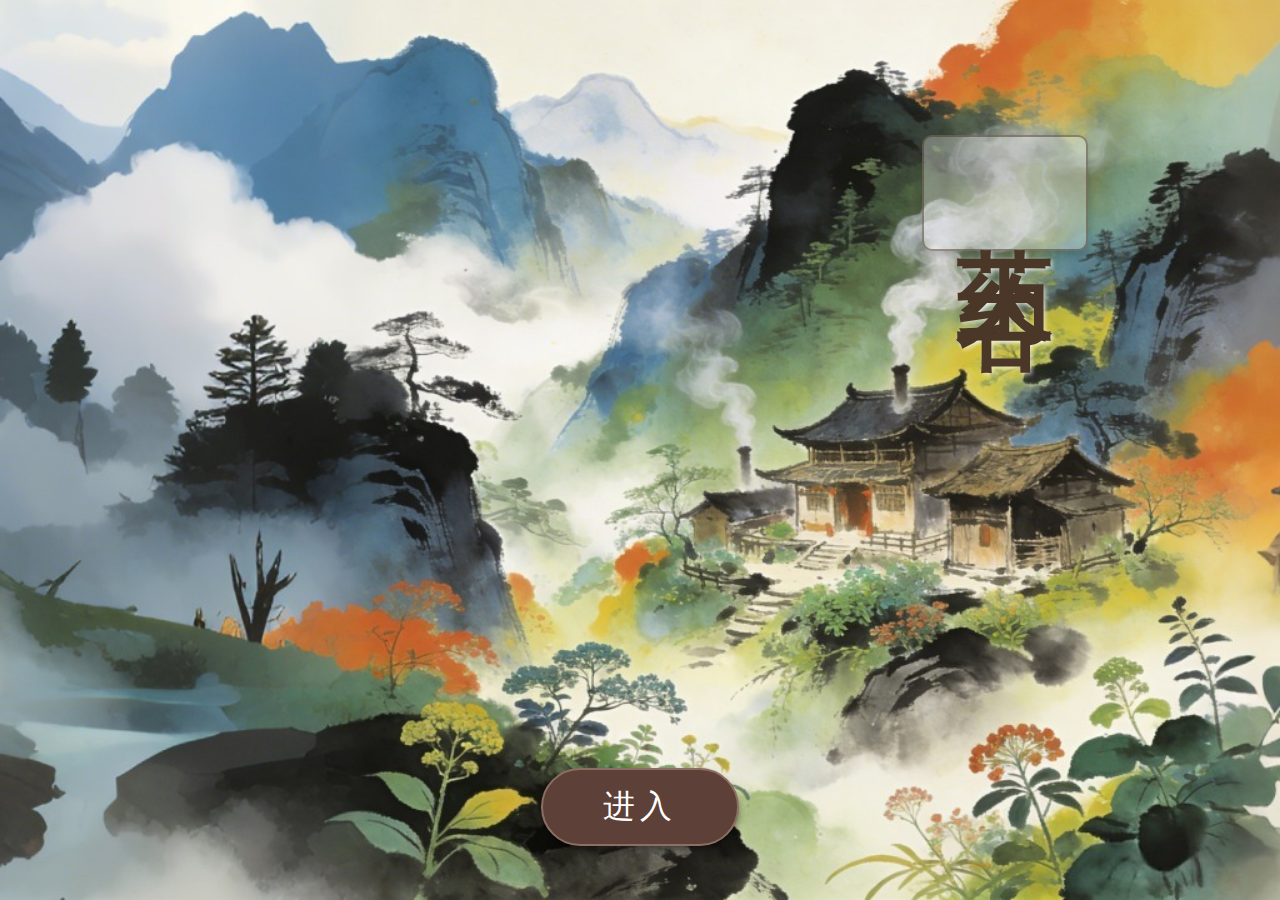
<file: index.html>
<!DOCTYPE html>
<html lang="zh-CN">
<head>
    <meta charset="UTF-8">
    <meta http-equiv="refresh" content="0;url=./public/Start/index.html">
    <title>Redirecting...</title>
</head>
<body>
    <script>
        window.location.href = "./public/Start/index.html";
    </script>
</body>
</html>
</file>
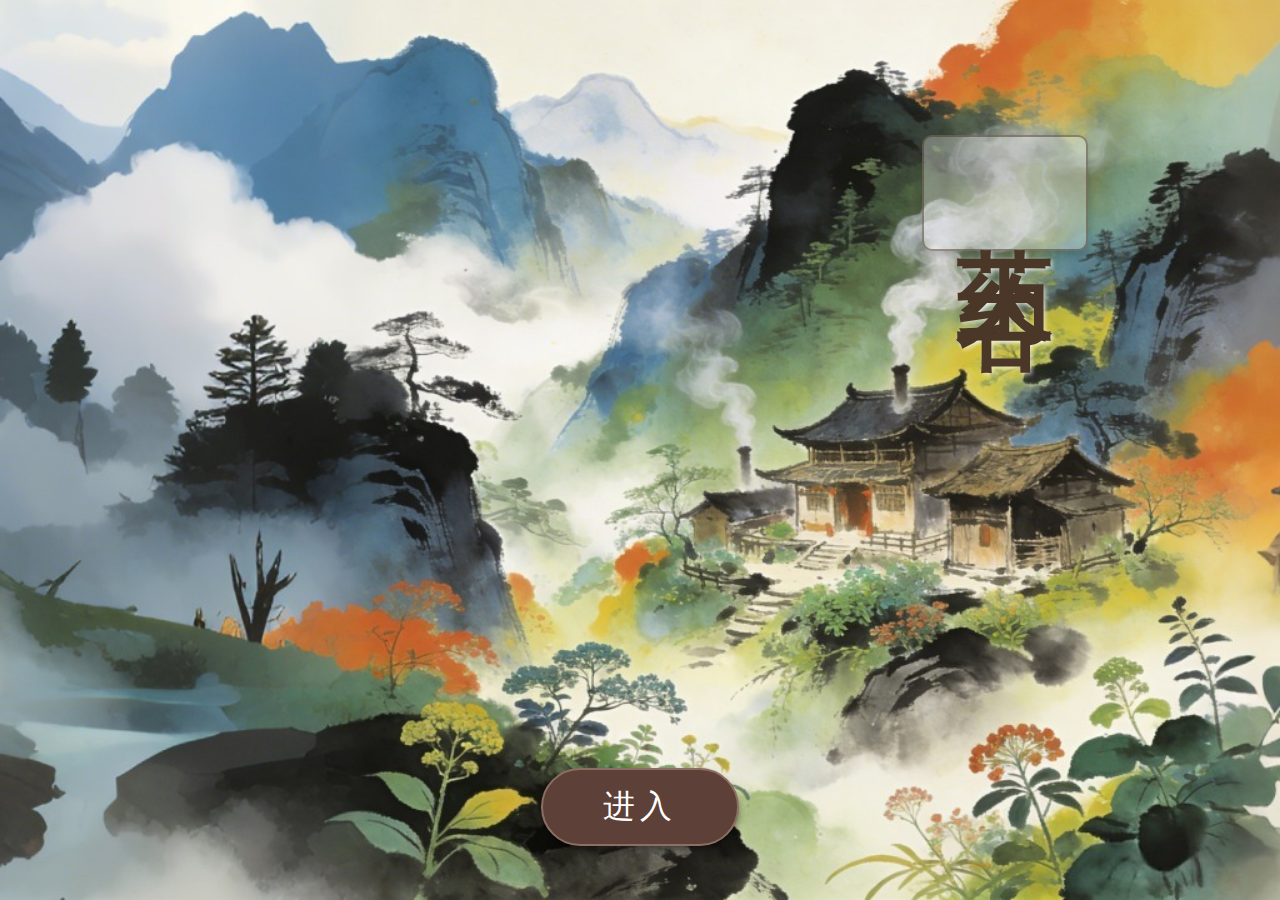
<file: public/Start/index.html>
<!DOCTYPE html>
<html lang="en">
<head>
    <meta charset="UTF-8">
    <meta name="viewport" content="width=device-width, initial-scale=1.0, maximum-scale=1.0, user-scalable=no">
    <title>真武汤·附子奇缘</title>
    <link rel="stylesheet" href="Start.css"></link>

</head>
<body>
    <div class="game-title">真武汤·附子奇缘</div>
    <div class="banner">药王谷</div>
    <a href="../A0/A0.html" class="enter-btn">进入</a>
</body>
</html>
</file>
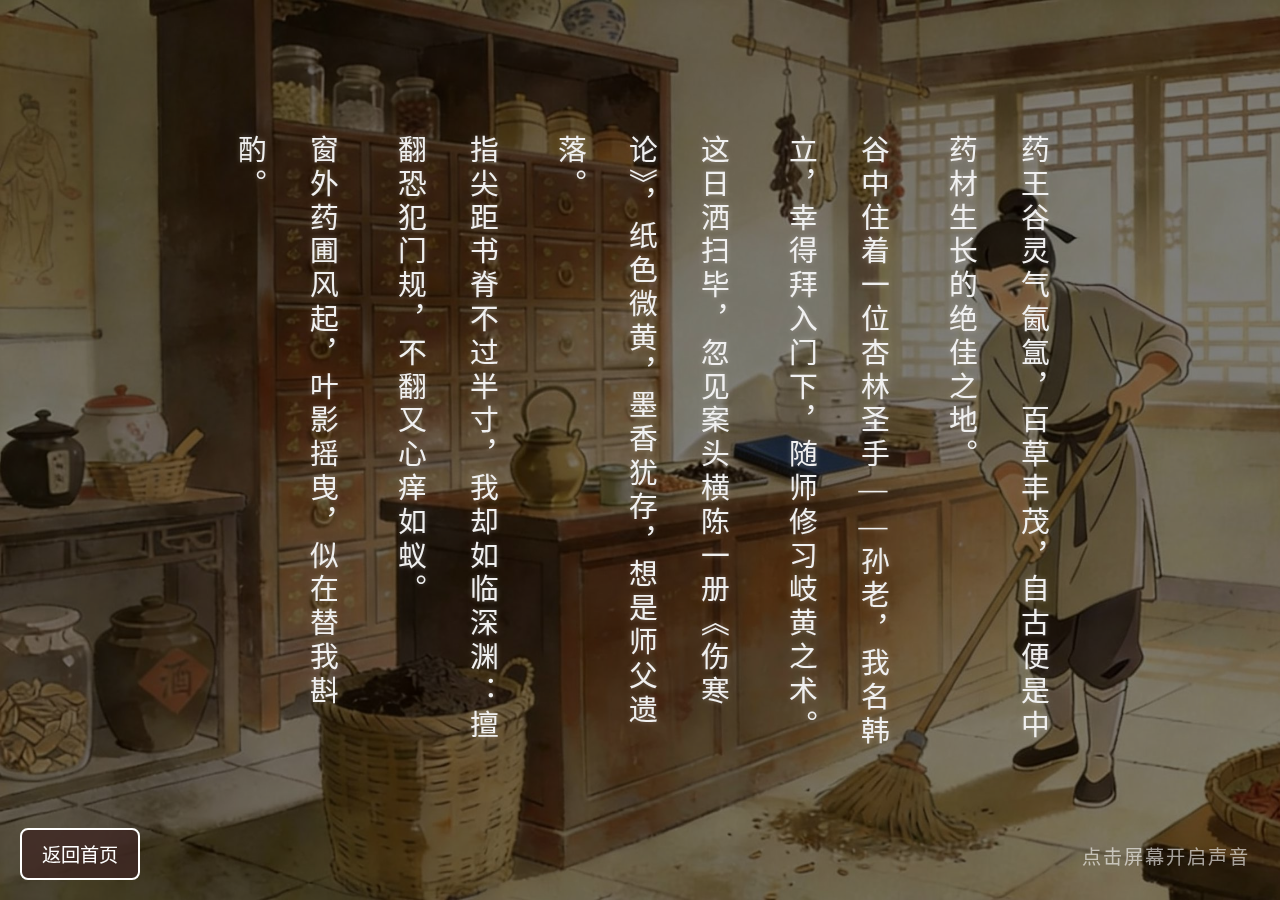
<file: public/A0/A0.html>
<!DOCTYPE html>
<html lang="zh-CN">
<head>
    <meta charset="UTF-8">
    <meta name="viewport" content="width=device-width, initial-scale=1.0, maximum-scale=1.0, user-scalable=no">
    <title>真武汤·附子奇缘</title>
    <link rel="stylesheet" href="A0.css"></link>

</head>
<body>
    <div class="intro-screen" onclick="handleIntroClick()">
        <div class="intro-text">
            <p>药王谷灵气氤氲，百草丰茂，自古便是中药材生长的绝佳之地。</p>
            <p>谷中住着一位杏林圣手——孙老，我名韩立，幸得拜入门下，随师修习岐黄之术。</p>
            <p>这日洒扫毕，忽见案头横陈一册《伤寒论》，纸色微黄，墨香犹存，想是师父遗落。</p>
            <p>指尖距书脊不过半寸，我却如临深渊：擅翻恐犯门规，不翻又心痒如蚁。</p>
            <p>窗外药圃风起，叶影摇曳，似在替我斟酌。</p>
        </div>
        <!-- Click anywhere to continue -->
        <div class="click-hint">点击任意处继续</div>
    </div>

    <div id="book-interaction" style="position: absolute; top: 0; left: 0; width: 100vw; height: 100vh; z-index: 10; cursor: pointer;" onclick="switchBackground()"></div>

    <!-- Full screen click area for reading scene -->
    <div id="read-scene-overlay" style="display: none; position: fixed; top: 0; left: 0; width: 100vw; height: 100vh; z-index: 99; cursor: pointer;" onclick="showNextScene()"></div>

    <div class="ancient-book-text" id="ancient-book-text" style="display: none; pointer-events: none;">
        <p>“太阳病，发汗，汗出不解，其人仍发热，心下悸，头眩，身瞤动，振振欲擗地者，<span class="highlight-red">真武汤</span>主之。”</p>
    </div>

    <!-- Removed continue-btn -->

    <div class="transition-screen" id="transition-screen" style="display: none;">
        <div class="transition-text">
            <p>正当我看得入神，耳边忽飘来一句带笑的调侃：</p>
            <p>“哟，这么勤奋，扫地还偷看书？”</p>
            <p>我猛地抬头——师父抱臂倚门，夕阳给他镀了层暖金，眼底映着摇曳药影，像两潭含风的深水。</p>
        </div>
    </div>

    <div class="dialog-container" id="dialog-container" style="display: none;">
        <!-- Removed apprentice-bubble per user request -->
        <!-- <div class="dialog-bubble apprentice-bubble">
            <p>师父，徒儿已经打扫完了，桌上有本书，在学习书中的真武汤。</p>
        </div> -->
        <div class="dialog-bubble master-bubble" style="display: none;">
            <p>“徒儿，欲习真武汤之精妙，必先通晓其君药附子。”</p>
            <p>“附子如猛虎，用当则回阳救逆，起死回生；用失则祸患无穷，伤及性命。今日，你需闯过七重考验，洞悉附子之性、用、毒、解、配，方能领悟真武汤真谛。准备好了吗？”</p>
        </div>

        <div class="ready-btn-container"><button class="ready-btn" id="ready-btn" style="display: none;" onclick="window.location.href='../A1/A1.html'">准备好了</button></div>
    </div>



    <!-- Book Icon Trigger -->
    <div class="book-icon" id="book-icon" onclick="showBookPopup()" style="display: none;">
        📖
    </div>

    <!-- Centered Book Popup -->
    <div class="book-popup-overlay" id="book-popup-overlay" onclick="closeBookPopup()" style="display: none;">
        <div class="ancient-book-popup" onclick="event.stopPropagation()">
            <div class="close-btn" onclick="closeBookPopup()">×</div>
            <div class="book-content">
                <p>“太阳病，发汗，汗出不解，其人仍发热，心下悸，头眩，身瞤动，振振欲擗地者，<span class="highlight-red">真武汤</span>主之。”</p>
                <p>“少阴病，二三日不已，至四五日，腹痛，小便不利，四肢沉重疼痛，自下利者，此为有水气。其人或咳，或小便利，或下利，或呕者，<span class="highlight-red">真武汤</span>主之。”</p>
            </div>
        </div>
    </div>

    <script>
        // Voice Selection Logic
        let selectedVoice = null;

        function initVoices() {
            return new Promise((resolve) => {
                let voices = window.speechSynthesis.getVoices();
                if (voices.length !== 0) {
                    resolve(voices);
                } else {
                    window.speechSynthesis.onvoiceschanged = () => {
                        voices = window.speechSynthesis.getVoices();
                        resolve(voices);
                    };
                }
            });
        }

        async function getPreferredVoice() {
            if (selectedVoice) return selectedVoice;

            const voices = await initVoices();
            // Try to find a Chinese voice
            const zhVoices = voices.filter(voice => voice.lang.includes('zh') || voice.lang.includes('CN'));
            
            if (zhVoices.length > 0) {
                // Try to find a voice that sounds more like a young man/boy (Youthful).
                // Often, higher pitch male voices or neutral female voices with adjusted pitch work well.
                // Windows: "Kangkang" is adult male. "Huihui" or "Yaoyao" are female but can simulate youth with pitch.
                // "Yunyang" (if available) is a male news reading voice, might be too formal.
                // Let's try to find a male voice first, but we will adjust pitch higher.
                const maleVoice = zhVoices.find(v => v.name.includes('Male') || v.name.includes('Kangkang') || v.name.includes('Danny'));
                
                selectedVoice = maleVoice || zhVoices.find(v => v.name.includes('Google')) || zhVoices[0];
            }
            
            return selectedVoice;
        }

        // Intro Speech Logic
        let currentAudio = null;
        let audioStarted = false;

        async function playIntroSpeech() {
            // Play the pre-recorded audio (voice1.mp3) which corresponds to intro-text
            const audioPath = '../../assets/voice/voice1.mp3';
            
            // Stop any existing audio/speech
            if (currentAudio) {
                currentAudio.pause();
                currentAudio = null;
            }
            if ('speechSynthesis' in window) {
                window.speechSynthesis.cancel();
            }

            // Create and play audio
            currentAudio = new Audio(audioPath);
            
            // Fallback to TTS if audio fails
            currentAudio.onerror = async () => {
                console.log("Audio file voice1.mp3 not found or error, falling back to TTS");
                const introText = "药王谷灵气氤氲，百草丰茂，自古便是中药材生长的绝佳之地。谷中住着一位杏林圣手——孙老，我名韩立，幸得拜入门下，随师修习岐黄之术。这日洒扫毕，忽见案头横陈一册《伤寒论》，纸色微黄，墨香犹存，想是师父遗落。指尖距书脊不过半寸，我却如临深渊：擅翻恐犯门规，不翻又心痒如蚁。窗外药圃风起，叶影摇曳，似在替我斟酌。";
                
                if ('speechSynthesis' in window) {
                    const utterance = new SpeechSynthesisUtterance(introText);
                    const voice = await getPreferredVoice();
                    if (voice) utterance.voice = voice;
                    
                    utterance.lang = 'zh-CN';
                    utterance.rate = 1.1; 
                    utterance.pitch = 1.3;
                    window.speechSynthesis.speak(utterance);
                    
                    // Assume TTS starts successfully
                    audioStarted = true;
                    document.querySelector('.click-hint').textContent = "点击任意处继续";
                }
            };

            try {
                await currentAudio.play();
                audioStarted = true;
                document.querySelector('.click-hint').textContent = "点击任意处继续";
            } catch (e) {
                if (e.name === 'NotAllowedError') {
                    // Autoplay blocked - expected behavior in some browsers
                    // Don't log error to avoid confusing the user
                    audioStarted = false;
                    document.querySelector('.click-hint').textContent = "点击屏幕开启声音";
                } else {
                    console.error("Audio play failed:", e);
                    // Other errors (e.g. format not supported), trigger onerror
                    // Trigger onerror manually if play fails immediately
                    currentAudio.onerror();
                }
            }
        }

        function handleIntroClick() {
            if (!audioStarted) {
                playIntroSpeech();
            } else {
                hideIntroScreen();
            }
        }

        function hideIntroScreen() {
            const introScreen = document.querySelector('.intro-screen');
            if (introScreen.style.display !== 'none') {
                introScreen.style.display = 'none';
                
                // Stop Audio if playing
                if (currentAudio) {
                    currentAudio.pause();
                    currentAudio = null;
                }
                
                // Stop TTS if playing
                if ('speechSynthesis' in window) {
                    window.speechSynthesis.cancel();
                }

                // Directly switch to read scene
                switchBackground();
            }
        }

        // Try to play speech on load
        window.onload = function() {
            playIntroSpeech();
        };

        function switchBackground() {
            document.body.style.backgroundImage = "url('../../assets/img/read.png')";
            document.getElementById('book-interaction').style.display = 'none';
            document.getElementById('ancient-book-text').style.display = 'block';
            document.getElementById('read-scene-overlay').style.display = 'block';
        }

        function showNextScene() {
            // Hide current elements
            document.getElementById('ancient-book-text').style.display = 'none';
            document.getElementById('read-scene-overlay').style.display = 'none';
            
            // Directly switch to meet scene
            document.body.style.backgroundImage = "url('../../assets/img/meet.png')";

            // Show Ready Button 3 seconds after meet scene loads
            setTimeout(() => {
                document.getElementById('ready-btn').style.display = 'block';
            }, 3000);
            
            // Show dialogs immediately upon entering meet scene
            document.getElementById('dialog-container').style.display = 'flex';
            document.querySelector('.master-bubble').style.display = 'block';

            // Stop previous audio/TTS
            if (currentAudio) {
                currentAudio.pause();
                currentAudio = null;
            }
            if ('speechSynthesis' in window) {
                window.speechSynthesis.cancel();
            }

            // Play voice2.mp3 (Narrator) first
            const voice2Path = '../../assets/voice/voice2.mp3';
            currentAudio = new Audio(voice2Path);
            
            // Show Book Icon
            document.getElementById('book-icon').style.display = 'flex';

            // When voice2 ends, play voice3 and show dialogs
            currentAudio.onended = () => {
                 playVoice3AndShowDialogs();
            };
            
            // Handle error (skip voice2 if fails)
            currentAudio.onerror = () => {
                console.log("voice2 failed, skipping to voice3");
                playVoice3AndShowDialogs();
            };

            currentAudio.play().catch(e => {
                console.error("Error playing voice2:", e);
                // If play fails (e.g. interaction policy), try to continue anyway or wait for user interaction? 
                // Since user just clicked, it should play. If not, we proceed.
                playVoice3AndShowDialogs();
            });
        }

        function playVoice3AndShowDialogs() {
             // Play voice3.mp3
             const voice3Path = '../../assets/voice/voice3.mp3';
             currentAudio = new Audio(voice3Path);
             currentAudio.play().catch(e => console.error("Error playing voice3:", e));
             
             // Dialogs are already shown in showNextScene
             
             // Sequence: Apprentice speaks (audio only) -> wait -> Master speaks
             // We keep the delay for the button to match the audio timing.
             
             setTimeout(() => {
                 // Master replies after 3 seconds (approximate duration of apprentice's part in voice3)
                 // Show Ready Button after master speaks
                 setTimeout(() => {
                    document.getElementById('ready-btn').style.display = 'block';
                 }, 2000);
             }, 3000); 
        }

        function showBookPopup() {
            document.getElementById('book-popup-overlay').style.display = 'flex';
        }

        function closeBookPopup() {
            document.getElementById('book-popup-overlay').style.display = 'none';
        }
    </script>
    <a class="back-btn" href="../Start/index.html">返回首页</a>
</body>
</html>
</file>
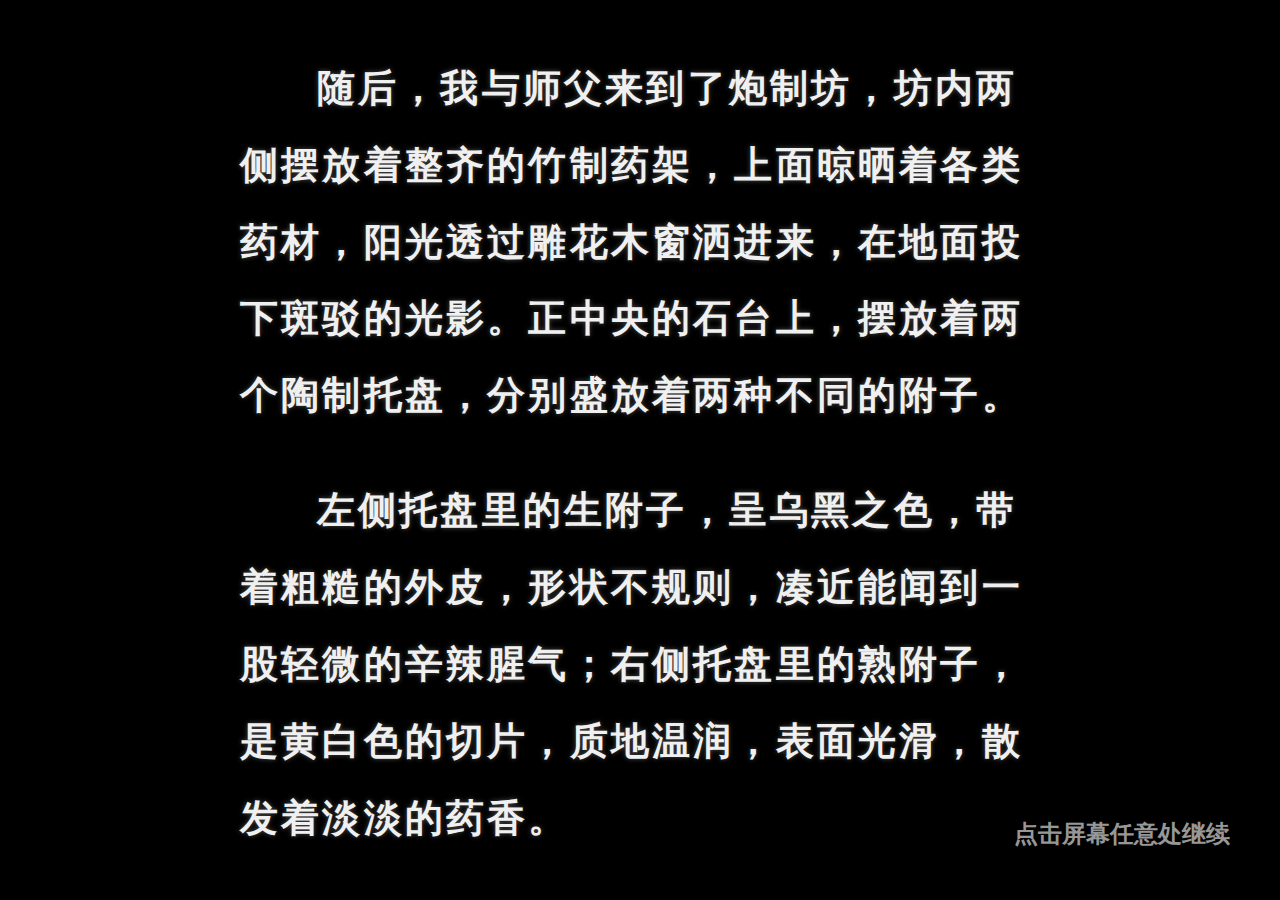
<file: public/A1/A1.html>
<!DOCTYPE html>
<html lang="en">
<head>
    <meta charset="UTF-8">
    <meta name="viewport" content="width=device-width, initial-scale=1.0">
    <title>真武汤·附子奇缘</title>
    <link rel="stylesheet" href="A1.css"></link>

</head>
<body>
    <div class="intro-screen" id="intro-screen" onclick="hideIntro()">
        <div class="intro-text">
            <p>随后，我与师父来到了炮制坊，坊内两侧摆放着整齐的竹制药架，上面晾晒着各类药材，阳光透过雕花木窗洒进来，在地面投下斑驳的光影。正中央的石台上，摆放着两个陶制托盘，分别盛放着两种不同的附子。</p>
            <p>左侧托盘里的生附子，呈乌黑之色，带着粗糙的外皮，形状不规则，凑近能闻到一股轻微的辛辣腥气；右侧托盘里的熟附子，是黄白色的切片，质地温润，表面光滑，散发着淡淡的药香。</p>
        </div>
        <div class="continue-hint">点击屏幕任意处继续</div>
    </div>

    <script>
        // Custom Cursor Logic
        document.addEventListener('mousemove', (e) => {
            const cursor = document.getElementById('custom-cursor');
            if (cursor) {
                // Only update horizontal position
                cursor.style.left = e.clientX + 'px';
                // Vertical position is handled by CSS (bottom: -20px)
            }
        });

        function hideIntro() {
            document.getElementById('intro-screen').style.display = 'none';
            document.getElementById('question-dialog').style.display = 'block';
            document.getElementById('game-toolbar').style.display = 'flex';
            document.getElementById('tray-arrows').style.display = 'block';
            document.getElementById('tray-click-areas').style.display = 'block';
            document.getElementById('custom-cursor').style.display = 'block';
        }

        function showBook() {
            document.getElementById('book-popup').style.display = 'flex';
        }

        function hideBook() {
            document.getElementById('book-popup').style.display = 'none';
        }

        function showHint() {
            document.getElementById('hint-popup').style.display = 'flex';
        }

        function hideHint() {
            document.getElementById('hint-popup').style.display = 'none';
        }

        let currentPage = 1;
        let totalPages = 1; // Initially only 1 page is available

        function selectTray(side) {
            console.log("Selected tray:", side);
            
            // Hide custom cursor on selection
            document.getElementById('custom-cursor').style.display = 'none';
            // Hide arrows
            document.getElementById('tray-arrows').style.display = 'none';

            const dialogContent = document.querySelector('#question-dialog .dialog-content p');
            const leftArea = document.querySelector('.area-left');
            const rightArea = document.querySelector('.area-right');

            // Apply visual feedback: Left flashes red, Right glows green
            leftArea.classList.add('flash-red');
            rightArea.classList.add('glow-green');

            // Unlock 2nd page in the book
            totalPages = 2;
            document.getElementById('book-pagination').style.display = 'flex';
            updatePagination();

            // Show continue button
            document.getElementById('continue-btn').style.display = 'block';

            if (side === 'left') {
                // Incorrect: 生附子
                dialogContent.textContent = "“非也！生附子毒性猛烈，多用于回阳救逆之急救。真武汤需久服，当用熟附子。”";
            } else {
                // Correct: 熟附子
                dialogContent.textContent = "“不错！熟附子经炮制，毒性大减，药性温煦持久，正合真武汤温阳利水之需。”";
            }
        }

        function changePage(direction) {
            const newPage = currentPage + direction;
            if (newPage >= 1 && newPage <= totalPages) {
                currentPage = newPage;
                updatePagination();
            }
        }

        function updatePagination() {
            // Hide all pages
            document.querySelectorAll('.book-page').forEach(page => page.style.display = 'none');
            // Show current page
            document.getElementById(`book-page-${currentPage}`).style.display = 'block';
            
            // Update page indicator
            document.getElementById('page-indicator').textContent = `${currentPage} / ${totalPages}`;
            
            // Update buttons
            document.getElementById('prev-btn').disabled = currentPage === 1;
            document.getElementById('next-btn').disabled = currentPage === totalPages;
        }

        function nextLevel() {
            const dialogContent = document.querySelector('#question-dialog .dialog-content p');
            dialogContent.textContent = "“你已经通过了第一关了，随为师去下一关吧”";
            document.getElementById('continue-btn').style.display = 'none'; // Optional: hide button after click

            // Wait 4 seconds then redirect
            setTimeout(() => {
                window.location.href = '../A2/A2.html';
            }, 4000);
        }
    </script>

    <!-- Custom Cursor -->
    <div id="custom-cursor"></div>

    <!-- Location Name -->
    <div class="level-name">关卡一.炮制之辨</div>
    <div class="location-name">炮制坊</div>

    <!-- Master's Question -->
    <div class="question-dialog" id="question-dialog" style="display: none;">
        <div class="dialog-content">
            <p>“徒儿，真武汤中所用之附子，是这生猛的生附子，还是这温煦的熟附子？”</p>
        </div>
    </div>

    <!-- Tray Arrows -->
    <div id="tray-arrows" style="display: none;">
        <div class="tray-arrow arrow-left"></div>
        <div class="tray-arrow arrow-right"></div>
    </div>

    <!-- Clickable Areas for Trays -->
    <div id="tray-click-areas" style="display: none;">
        <div class="tray-click-area area-left" onclick="selectTray('left')"></div>
        <div class="tray-click-area area-right" onclick="selectTray('right')"></div>
    </div>

    <!-- Right Toolbar -->
    <div class="game-toolbar" id="game-toolbar" style="display: none;">
        <div class="tool-item" onclick="showBook()" title="查看经文">
            📖
        </div>
        <div class="tool-item" onclick="showHint()" title="查看提示">
            🔍
        </div>
    </div>

    <!-- Book Popup -->
    <div class="popup-overlay" id="book-popup" style="display: none;" onclick="hideBook()">
        <div class="popup-content book-style" onclick="event.stopPropagation()">
            <div class="close-btn" onclick="hideBook()">×</div>
            <div class="book-pages">
                <!-- Page 1: Original Scripture -->
                <div class="book-page" id="book-page-1">
                    <div class="book-text">
                        <p>“太阳病，发汗，汗出不解，其人仍发热，心下悸，头眩，身瞤动，振振欲擗地者，<span class="highlight-red">真武汤</span>主之。”</p>
                        <p>“少阴病，二三日不已，至四五日，腹痛，小便不利，四肢沉重疼痛，自下利者，此为有水气。其人或咳，或小便利，或下利，或呕者，<span class="highlight-red">真武汤</span>主之。”</p>
                    </div>
                </div>
                <!-- Page 2: New Content (Hidden initially) -->
                <div class="book-page" id="book-page-2" style="display: none;">
                    <div class="book-text">
                        <p>生附子，呈乌黑之色，带着粗糙的外皮，形状不规则，凑近能闻到一股轻微的辛辣腥气；熟附子，是黄白色的切片，质地温润，表面光滑，散发着淡淡的药香。</p>
                        <p>生附子毒性猛烈，多用于回阳救逆之急救，不合适真武汤。熟附子经炮制，毒性大减，药性温煦持久，正合真武汤温阳利水之需。</p>
                    </div>
                </div>
            </div>
            <!-- Pagination Controls -->
            <div class="book-pagination" id="book-pagination" style="display: none;">
                <button class="page-btn" id="prev-btn" onclick="changePage(-1)" disabled>上一页</button>
                <span class="page-indicator" id="page-indicator">1 / 2</span>
                <button class="page-btn" id="next-btn" onclick="changePage(1)">下一页</button>
            </div>
        </div>
    </div>

    <!-- Hint Popup -->
    <div class="popup-overlay" id="hint-popup" style="display: none;" onclick="hideHint()">
        <div class="popup-content hint-style" onclick="event.stopPropagation()">
            <div class="close-btn" onclick="hideHint()">×</div>
            <div class="hint-text">
                <p>提示：左侧托盘里的生附子，呈乌黑之色，带着粗糙的外皮，形状不规则，凑近能闻到一股轻微的辛辣腥气；右侧托盘里的熟附子，是黄白色的切片，质地温润，表面光滑，散发着淡淡的药香。</p>
            </div>
        </div>
    </div>
    <!-- Continue Button -->
    <div id="continue-btn" class="continue-btn" onclick="nextLevel()" style="display: none;">继续</div>
</body>
</html>
</file>
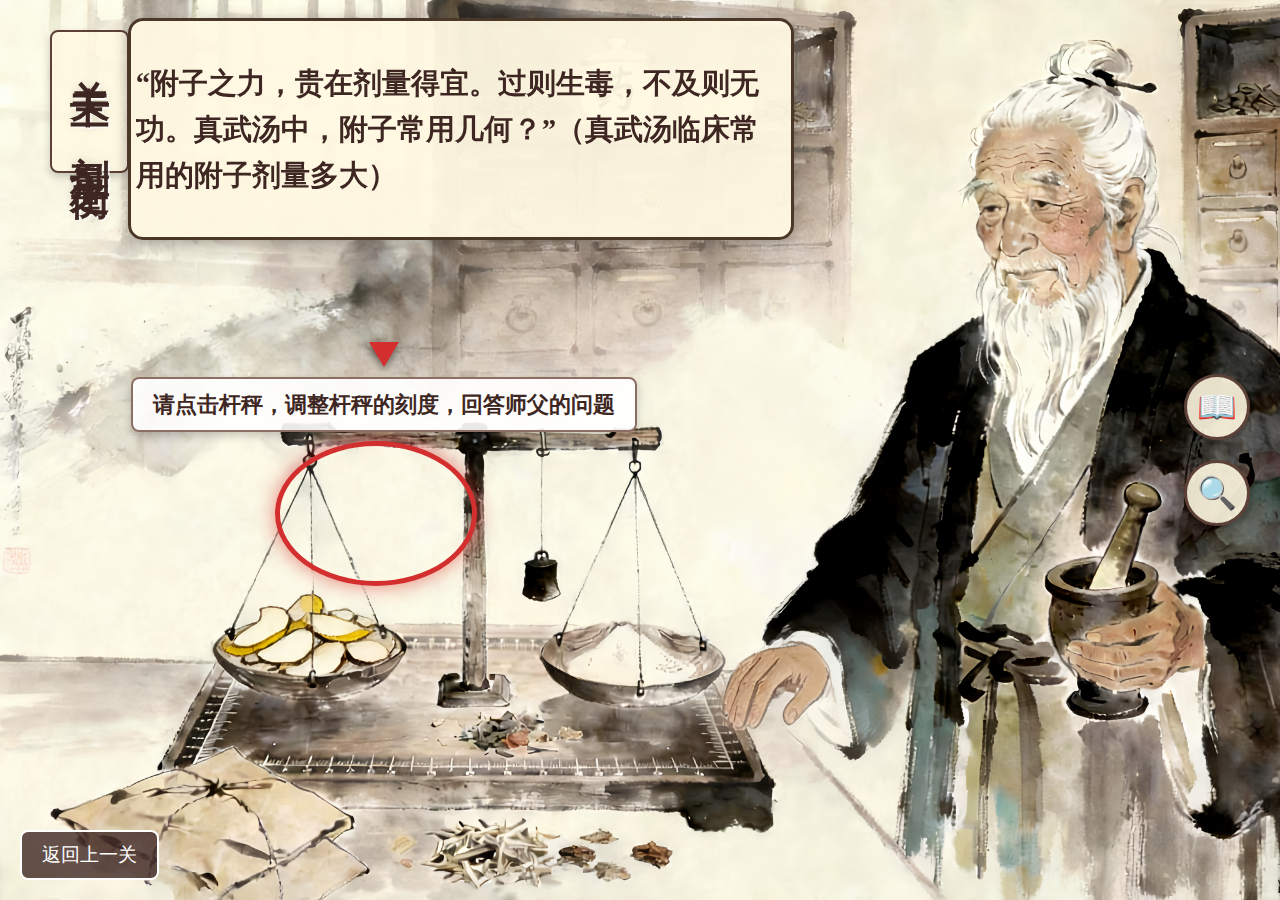
<file: public/A3/A3.html>
<!DOCTYPE html>
<html lang="en">
<head>
    <meta charset="UTF-8">
    <meta name="viewport" content="width=device-width, initial-scale=1.0, maximum-scale=1.0, user-scalable=no">
    <title>真武汤·附子奇缘</title>
    <link rel="stylesheet" href="A3.css"></link>
</head>
<body>
    <!-- Audio for page load -->
    <audio id="intro-voice" src="../../assets/voice/voice7.mp3" preload="auto"></audio>

    <!-- Level Name -->
    <div class="location-name">关卡三.剂量之衡</div>
    <!-- Location Name -->
    <!-- <div class="location-name">药秤台</div> -->

    <!-- Master's Question -->
    <div class="question-dialog" id="question-dialog">
        <div class="dialog-content">
            <p>“附子之力，贵在剂量得宜。过则生毒，不及则无功。真武汤中，附子常用几何？”（真武汤临床常用的附子剂量多大）</p>
        </div>
    </div>

    <!-- Scale Instruction -->
    <div class="scale-instruction">
        <div class="arrow-down"></div>
        <div class="instruction-text">请点击杆秤，调整杆秤的刻度，回答师父的问题</div>
    </div>
    
    <!-- Scale Click Area -->
    <div class="scale-click-area" onclick="showScalePopup()"></div>

    <!-- Scale Popup -->
    <div class="popup-overlay" id="scale-popup" style="display: none;" onclick="hideScalePopup()">
        <div class="popup-content scale-content" onclick="event.stopPropagation()">
            <div class="close-btn" onclick="hideScalePopup()">×</div>
            <h2>请拖动滑块选择附子剂量</h2>
            <div class="slider-container">
                <div class="ruler-marks">
                    <!-- 3 main ticks for the intervals -->
                    <div class="mark" style="left: 0%;"></div>
                    <div class="mark" style="left: 50%;"></div>
                    <div class="mark" style="left: 100%;"></div>
                </div>
                <div class="ruler-numbers">
                    <span style="left: 0%; transform: translateX(0);">小于3g</span>
                    <span style="left: 50%;">3~15g</span>
                    <span style="left: 100%; transform: translateX(-100%);">大于15g</span>
                </div>
                <!-- min=0, max=2, step=1 for 3 intervals -->
                <input type="range" min="0" max="2" step="1" value="0" class="slider" id="doseSlider" oninput="updateDoseValue(this.value)">
                <div class="dose-display"><span id="doseValue">小于3g</span></div>
            </div>
            
            <button class="confirm-btn" onclick="checkDose()">确 定</button>
        </div>
    </div>

    <!-- Right Toolbar -->
    <div class="game-toolbar">
        <div class="tool-item" onclick="showBook()" title="查看经文">
            📖
        </div>
        <div class="tool-item" onclick="showHint()" title="查看提示">
            🔍
        </div>
    </div>

    <!-- Next Level Button -->
    <button class="next-level-btn" id="next-level-btn" onclick="goToNextLevel()">下一关</button>

    <!-- Book Popup -->
    <div class="popup-overlay" id="book-popup" style="display: none;" onclick="hideBook()">
        <div class="popup-content book-style" onclick="event.stopPropagation()">
            <div class="close-btn" onclick="hideBook()">×</div>
            <div class="book-pages">
                <!-- Page 1: Scripture -->
                <div class="book-page" id="book-page-1">
                    <div class="book-text">
                        <p>“太阳病，发汗，汗出不解，其人仍发热，心下悸，头眩，身瞤动，振振欲擗地者，<span class="highlight-red">真武汤</span>主之。”</p>
                        <p>“少阴病，二三日不已，至四五日，腹痛，小便不利，四肢沉重疼痛，自下利者，此为有水气。其人或咳，或小便利，或下利，或呕者，<span class="highlight-red">真武汤</span>主之。”</p>
                    </div>
                </div>
                <!-- Page 2: A1 Content -->
                <div class="book-page" id="book-page-2" style="display: none;">
                    <div class="book-text">
                        <p>生附子，呈乌黑之色，带着粗糙的外皮，形状不规则，凑近能闻到一股轻微的辛辣腥气；熟附子，是黄白色的切片，质地温润，表面光滑，散发着淡淡的药香。</p>
                        <p>生附子毒性猛烈，多用于回阳救逆之急救，不合适真武汤。熟附子经炮制，毒性大减，药性温煦持久，正合真武汤温阳利水之需。</p>
                    </div>
                </div>
                <!-- Page 3: A2 Content -->
                <div class="book-page" id="book-page-3" style="display: none;">
                    <div class="book-text">
                        <p>生附子回阳救逆，熟附子温补命门，二者各有所长</p>
                    </div>
                </div>
                <!-- Page 4: A3 Content -->
                <div class="book-page" id="book-page-4" style="display: none;">
                    <div class="book-text">
                        <p>附子3g以下恐难奏效，15g以上风险陡增，非经验丰富者不可轻用。约合今之3至15克。</p>
                        <p>炮制得法，剂量适中，方能回阳救逆而不伤正。然需谨记，具体用量须遵医嘱，因人、因证而异。</p>
                    </div>
                </div>
            </div>
            <!-- Pagination Controls -->
            <div class="book-pagination" id="book-pagination" style="display: flex;">
                <button class="page-btn" id="prev-btn" onclick="changePage(-1)" disabled>上一页</button>
                <span class="page-indicator" id="page-indicator">1 / 4</span>
                <button class="page-btn" id="next-btn" onclick="changePage(1)">下一页</button>
            </div>
        </div>
    </div>

    <script>
        // Play audio on load
        window.addEventListener('load', function() {
            const audio = document.getElementById('intro-voice');
            if(audio) {
                audio.play().catch(function(error) {
                    console.log("Autoplay prevented:", error);
                    // If autoplay is blocked, play on first user interaction
                    document.body.addEventListener('click', function() {
                        audio.play();
                    }, { once: true });
                });
            }
        });

        let currentPage = 1;
        let totalPages = 4;

        function showBook() {
            document.getElementById('book-popup').style.display = 'flex';
        }

        function hideBook() {
            document.getElementById('book-popup').style.display = 'none';
        }

        function changePage(direction) {
            const newPage = currentPage + direction;
            if (newPage >= 1 && newPage <= totalPages) {
                currentPage = newPage;
                updatePagination();
            }
        }

        function updatePagination() {
            document.querySelectorAll('.book-page').forEach(page => page.style.display = 'none');
            document.getElementById(`book-page-${currentPage}`).style.display = 'block';
            document.getElementById('page-indicator').textContent = `${currentPage} / ${totalPages}`;
            document.getElementById('prev-btn').disabled = currentPage === 1;
            document.getElementById('next-btn').disabled = currentPage === totalPages;
        }

        function showHint() {
            alert("提示：回顾师父的教诲。");
        }

        function showScalePopup() {
            document.getElementById('scale-popup').style.display = 'flex';
            // Hide instruction when clicked
            document.querySelector('.scale-instruction').style.display = 'none';
            // Initialize dose display position and calculation
            const slider = document.getElementById('doseSlider');
            if(slider) {
                updateDoseValue(slider.value);
            }
        }

        function hideScalePopup() {
            document.getElementById('scale-popup').style.display = 'none';
        }
        
        function updateDoseValue(val) {
            updateTotalCalculation();
        }

        function updateTotalCalculation() {
            const sliderVal = parseInt(document.getElementById('doseSlider').value);
            // sliderVal: 0 -> <3g, 1 -> 3-15g, 2 -> >15g
            
            let text = "";
            let percent = 0;
            
            if (sliderVal === 0) {
                text = "小于3g";
                percent = 0; // Match tick position
            } else if (sliderVal === 1) {
                text = "3~15g";
                percent = 50;
            } else {
                text = "大于15g";
                percent = 100;
            }

            // Update Text
            const displayEl = document.getElementById('doseValue');
            if(displayEl) {
                displayEl.textContent = text;
            }

            // Update Bubble Position based on PERCENT
            const bubble = document.querySelector('.dose-display');
            if(bubble) {
                // The bubble has transform: translateX(-50%) in CSS
                // So setting left to the percentage centers it over that point
                bubble.style.left = `${percent}%`;
                bubble.style.backgroundColor = "#2c1810";
                bubble.title = "";
            }
        }

        function checkDose() {
            const sliderVal = parseInt(document.getElementById('doseSlider').value);
            
            const dialogContent = document.querySelector('#question-dialog .dialog-content p');
            const instructionEl = document.querySelector('.scale-instruction');
            const instructionText = document.querySelector('.instruction-text');
            
            // 0: <3g, 1: 3-15g (Correct), 2: >15g
            if (sliderVal === 1) {
                // Correct range (Medium)
                dialogContent.textContent = "“善！此乃安全有效之范围，约合今之3至15克。炮制得法，剂量适中，方能回阳救逆而不伤正。然需谨记，具体用量须遵医嘱，因人、因证而异。”";
                hideScalePopup();
                // Show next level button
                document.getElementById('next-level-btn').style.display = 'block';
            } else {
                let msg = "";
                let currentRange = "";
                
                if (sliderVal === 0) {
                    msg = "“剂量过轻！3g以下恐难奏效，难以回阳救逆。”";
                    currentRange = "小于3g";
                } else { // sliderVal === 2
                    msg = "“剂量过重！15g以上风险陡增，非经验丰富者不可轻用。”";
                    currentRange = "大于15g";
                }
                
                dialogContent.textContent = `${msg} 当前选择${currentRange}，常规应在3-15g之间谨慎调整。`;
                hideScalePopup();
                
                // Show instruction again with error message
                if(instructionEl && instructionText) {
                    instructionEl.style.display = 'flex';
                    instructionText.textContent = "剂量不当，请调整";
                }
            }
        }

        function goToNextLevel() {
            window.location.href = '../A4/A4.html';
        }
    </script>
    <a class="back-btn" href="../A2/A2.html">返回上一关</a>
</body>
</html>
</file>
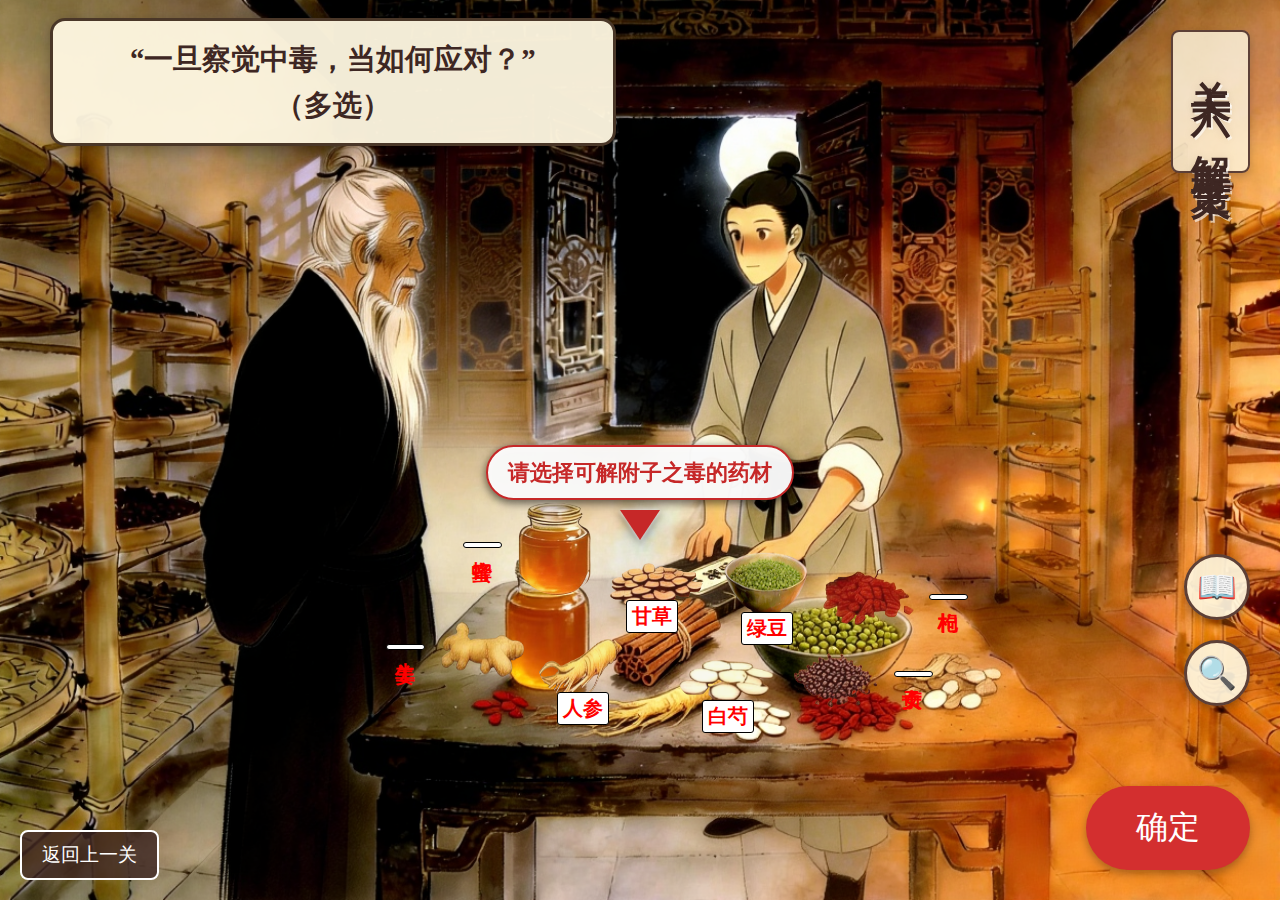
<file: public/A6/A6.html>
<!DOCTYPE html>
<html lang="en">
<head>
    <meta charset="UTF-8">
    <meta name="viewport" content="width=device-width, initial-scale=1.0, maximum-scale=1.0, user-scalable=no">
    <title>真武汤·附子奇缘</title>
    <link rel="stylesheet" href="A6.css">
</head>
<body>
    <!-- Audio -->
    <audio id="intro-voice" src="../../assets/voice/voice10.mp3" preload="auto"></audio>

    <!-- Level Name -->
    <!-- Location Name -->
    <div class="location-name">关卡六.解毒之策</div>

    <!-- Master's Question -->
    <div class="question-dialog" id="question-dialog">
        <div class="dialog-content">
            <p>“一旦察觉中毒，当如何应对？”<br>（多选）</p>
        </div>
    </div>

    <!-- Table Hint Arrow -->
    <div class="table-hint-container">
        <div class="hint-text">请选择可解附子之毒的药材</div>
        <div class="arrow-down"></div>
    </div>

    <!-- Herb Options (7 circles) -->
    <div class="herbs-container">
        <div class="herb-circle" id="herb-1" onclick="selectHerb(1)"><span class="herb-label">蜂蜜</span></div>
        <div class="herb-circle" id="herb-2" onclick="selectHerb(2)"><span class="herb-label">甘草</span></div>
        <div class="herb-circle" id="herb-3" onclick="selectHerb(3)"><span class="herb-label">白芍</span></div>
        <div class="herb-circle" id="herb-4" onclick="selectHerb(4)"><span class="herb-label">人参</span></div>
        <div class="herb-circle" id="herb-5" onclick="selectHerb(5)"><span class="herb-label">枸杞</span></div>
        <div class="herb-circle" id="herb-6" onclick="selectHerb(6)"><span class="herb-label">女贞子</span></div>
        <div class="herb-circle" id="herb-7" onclick="selectHerb(7)"><span class="herb-label">绿豆</span></div>
        <div class="herb-circle" id="herb-8" onclick="selectHerb(8)"><span class="herb-label">生姜</span></div>
    </div>

    <!-- Confirm Button (Right of Table) -->
    <button class="confirm-selection-btn" onclick="checkHerbs()">确定</button>

    <!-- Next Level Button -->
    <button class="next-level-btn" id="next-level-btn" onclick="goToNextLevel()" style="display: none;">最后一关</button>

    <!-- Right Toolbar -->
    <div class="game-toolbar">
        <div class="tool-item" onclick="showBook()" title="查看经文">
            📖
        </div>
        <div class="tool-item" onclick="showHint()" title="查看提示">
            🔍
        </div>
    </div>

    <!-- Book Popup -->
    <div class="popup-overlay" id="book-popup" style="display: none;" onclick="hideBook()">
        <div class="popup-content book-style" onclick="event.stopPropagation()">
            <div class="close-btn" onclick="hideBook()">×</div>
            <div class="book-pages">
                <!-- Page 1: Scripture -->
                <div class="book-page" id="book-page-1">
                    <div class="book-text">
                        <p>“太阳病，发汗，汗出不解，其人仍发热，心下悸，头眩，身瞤动，振振欲擗地者，<span class="highlight-red">真武汤</span>主之。”</p>
                        <p>“少阴病，二三日不已，至四五日，腹痛，小便不利，四肢沉重疼痛，自下利者，此为有水气。其人或咳，或小便利，或下利，或呕者，<span class="highlight-red">真武汤</span>主之。”</p>
                    </div>
                </div>
                <!-- Page 2: A1 Content -->
                <div class="book-page" id="book-page-2" style="display: none;">
                    <div class="book-text">
                        <p>生附子，呈乌黑之色，带着粗糙的外皮，形状不规则，凑近能闻到一股轻微的辛辣腥气；熟附子，是黄白色的切片，质地温润，表面光滑，散发着淡淡的药香。</p>
                        <p>生附子毒性猛烈，多用于回阳救逆之急救，不合适真武汤。熟附子经炮制，毒性大减，药性温煦持久，正合真武汤温阳利水之需。</p>
                    </div>
                </div>
                <!-- Page 3: A2 Content -->
                <div class="book-page" id="book-page-3" style="display: none;">
                    <div class="book-text">
                        <p>生附子回阳救逆，熟附子温补命门，二者各有所长</p>
                    </div>
                </div>
                <!-- Page 4: A3 Content -->
                <div class="book-page" id="book-page-4" style="display: none;">
                    <div class="book-text">
                        <p>附子3g以下恐难奏效，15g以上风险陡增，非经验丰富者不可轻用。约合今之3至15克。</p>
                        <p>炮制得法，剂量适中，方能回阳救逆而不伤正。然需谨记，具体用量须遵医嘱，因人、因证而异。</p>
                    </div>
                </div>
                <!-- Page 5: A4 Content -->
                <div class="book-page" id="book-page-5" style="display: none;">
                    <div class="book-text">
                        <p>真武汤需茯苓三两，芍药三两，白术二两，生姜三两，炮附子一枚。以水八升，煮取三升，去滓，温服七合，日三服。</p>
                        <p>同煎、后下、溶服均无法有效减毒，易致中毒。附子必先煎久煎！</p>
                    </div>
                </div>
                <!-- Page 6: Toxic Signs -->
                <div class="book-page" id="book-page-6" style="display: none;">
                    <div class="book-text">
                        <h3>毒象之辨</h3>
                        <p>附子之毒可遍及心、神、胃、息，务必警惕。中毒反应复杂多变，需全面掌握。</p>
                    </div>
                </div>
                <!-- Page 7: Antidote Strategies -->
                <div class="book-page" id="book-page-7" style="display: none;">
                    <div class="book-text">
                        <h3>解毒之策</h3>
                        <p><strong>蜂蜜：</strong>润燥滑肠、缓急止痛，外用解毒生肌，内服可缓中和药、润肺止咳。</p>
                        <p><strong>甘草：</strong>补脾益气、清热解毒、调和诸药，被誉为“国老”，能缓峻药之烈、解百药之毒。</p>
                        <p><strong>绿豆：</strong>清热解暑、利尿解毒，善解药食诸毒，是夏季暑热与中毒急救的常备佳品。</p>
                        <p style="color: #c62828; font-weight: bold; margin-top: 10px;">蜂蜜、甘草、绿豆可辅助解附子之毒，但最紧要者，是立即送医救治！</p>
                    </div>
                </div>
            </div>
            <!-- Pagination Controls -->
            <div class="book-pagination" id="book-pagination">
                <button class="page-btn" id="prev-btn" onclick="changePage(-1)" disabled>上一页</button>
                <span class="page-indicator" id="page-indicator">1 / 7</span>
                <button class="page-btn" id="next-btn" onclick="changePage(1)">下一页</button>
            </div>
        </div>
    </div>

    <!-- Hint Popup -->
    <div class="popup-overlay" id="hint-popup" style="display: none;" onclick="hideHint()">
        <div class="popup-content hint-style" onclick="event.stopPropagation()">
            <div class="close-btn" onclick="hideHint()">×</div>
            <div class="hint-content">
                <h3>提示</h3>
                <p><strong>蜂蜜：</strong>润燥滑肠、缓急止痛，外用解毒生肌，内服可缓中和药、润肺止咳。</p>
                <p><strong>甘草：</strong>补脾益气、清热解毒、调和诸药，被誉为“国老”，能缓峻药之烈、解百药之毒。</p>
                <p><strong>绿豆：</strong>清热解暑、利尿解毒，善解药食诸毒，是夏季暑热与中毒急救的常备佳品。</p>
                <p><strong>枸杞：</strong>滋补肝肾、益精明目，久服轻身耐老，为平补阴阳的日常明目抗衰果。</p>
                <p><strong>白芍：</strong>养血柔肝、缓急止痛、敛阴止汗，与甘草同用可调营和血、舒缓痉挛。</p>
                <p><strong>人参：</strong>大补元气、复脉固脱、益智生津，为拯危救脱之第一要药，可顷刻回阳助脉。</p>
                <p><strong>女贞子：</strong>滋补肝肾、明目乌发，善治阴虚内热，为清补之品。</p>
            </div>
        </div>
    </div>

    <script>
        // Toolbar functions
        let currentPage = 1;
        let totalPages = 7;

        function showBook() {
            document.getElementById('book-popup').style.display = 'flex';
        }

        function hideBook() {
            document.getElementById('book-popup').style.display = 'none';
        }

        function changePage(direction) {
            const newPage = currentPage + direction;
            if (newPage >= 1 && newPage <= totalPages) {
                currentPage = newPage;
                updatePagination();
            }
        }

        function updatePagination() {
            document.querySelectorAll('.book-page').forEach(page => page.style.display = 'none');
            document.getElementById(`book-page-${currentPage}`).style.display = 'block';
            document.getElementById('page-indicator').textContent = `${currentPage} / ${totalPages}`;
            document.getElementById('prev-btn').disabled = currentPage === 1;
            document.getElementById('next-btn').disabled = currentPage === totalPages;
        }

        function showHint() {
            document.getElementById('hint-popup').style.display = 'flex';
        }

        function hideHint() {
            document.getElementById('hint-popup').style.display = 'none';
        }

        const selectedHerbs = new Set();
        const correctHerbs = new Set([1, 2, 7, 8]); // 蜂蜜, 甘草, 绿豆, 生姜
        let isSolved = false;

        const herbNames = {
            1: "蜂蜜",
            2: "甘草",
            3: "白芍",
            4: "人参",
            5: "枸杞",
            6: "女贞子",
            7: "绿豆",
            8: "生姜"
        };

        function selectHerb(id) {
            if (isSolved) return;

            const herbElement = document.getElementById(`herb-${id}`);
            
            if (selectedHerbs.has(id)) {
                selectedHerbs.delete(id);
                herbElement.classList.remove('selected');
                // No text manipulation
            } else {
                selectedHerbs.add(id);
                herbElement.classList.add('selected');
                // No text manipulation
            }
        }

        function checkHerbs() {
            if (isSolved) return;

            const dialogText = document.querySelector('.dialog-content p');
            
            // Check if exact match
            const isEqual = (a, b) => a.size === b.size && [...a].every(value => b.has(value));

            if (isEqual(selectedHerbs, correctHerbs)) {
                isSolved = true;

                const voiceAudio = document.getElementById('intro-voice');
                if (voiceAudio) {
                    voiceAudio.pause();
                }

                dialogText.textContent = "“周全！蜂蜜、甘草、绿豆、生姜可辅助解毒，但最紧要者，是立即送医救治！”";
                dialogText.style.color = "#2e7d32"; // Green text for success
                document.querySelector('.confirm-selection-btn').style.display = 'none';
                
                // Show next level button
                document.getElementById('next-level-btn').style.display = 'block';
            } else {
                dialogText.textContent = "“不对，你再好好想想”";
                dialogText.style.color = "#c62828"; // Red text for error
                
                // Optional: Shake effect or visual feedback
                const dialog = document.getElementById('question-dialog');
                dialog.style.animation = 'none';
                dialog.offsetHeight; /* trigger reflow */
                dialog.style.animation = 'shake 0.5s';
            }
        }

        function goToNextLevel() {
            window.location.href = '../A7/A7.html';
        }

        // Auto play audio on load
        window.addEventListener('load', () => {
            const audio = document.getElementById('intro-voice');
            audio.play().catch(error => {
                console.log("Autoplay prevented:", error);
                // Optional: Add a UI element to let user manually play if autoplay is blocked
                document.body.addEventListener('click', () => {
                    audio.play();
                }, { once: true });
            });
        });
    </script>
    <a class="back-btn" href="../A5/A5.html">返回上一关</a>
</body>
</html>
</file>
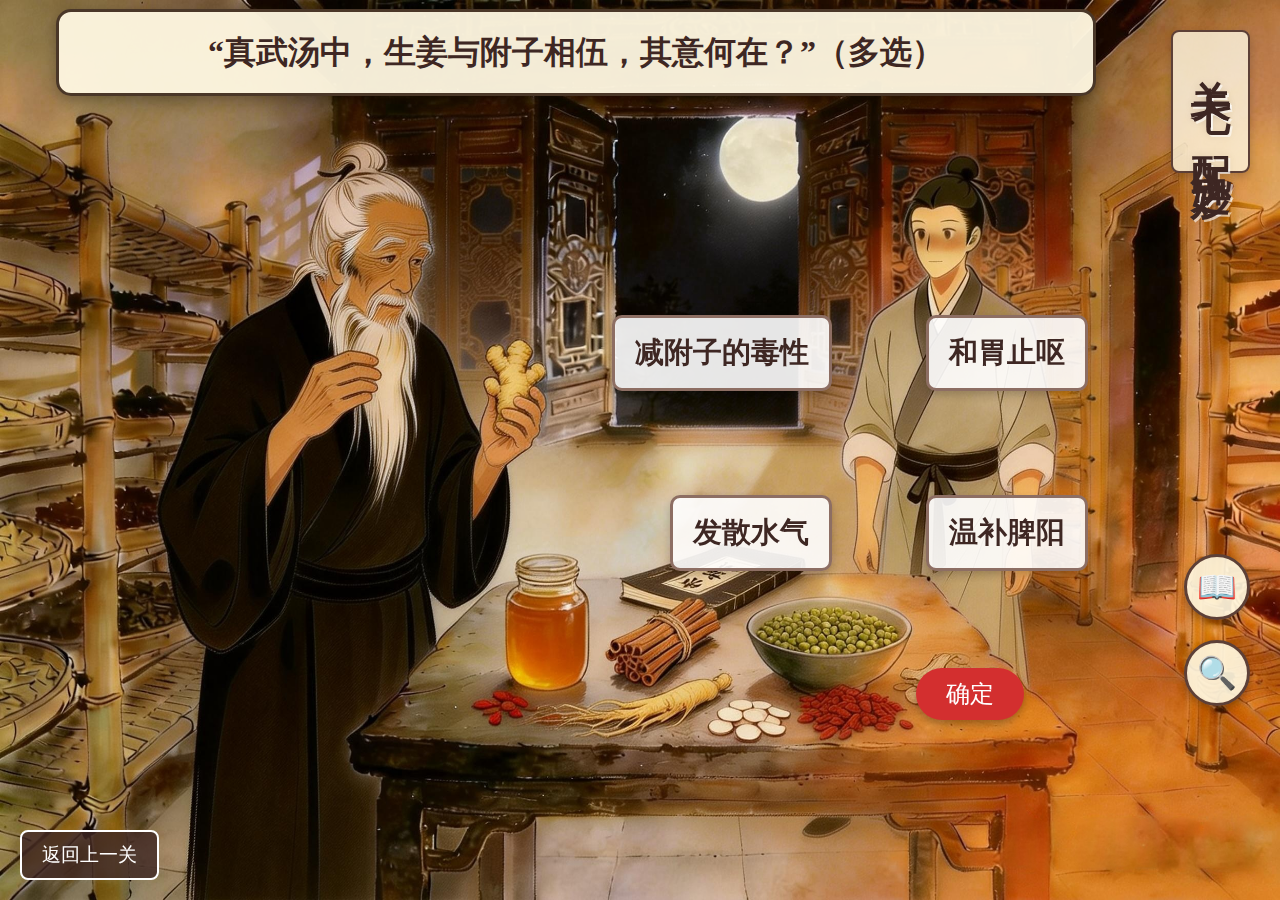
<file: public/A7/A7.html>
<!DOCTYPE html>
<html lang="en">
<head>
    <meta charset="UTF-8">
    <meta name="viewport" content="width=device-width, initial-scale=1.0, maximum-scale=1.0, user-scalable=no">
    <title>真武汤·附子奇缘</title>
    <link rel="stylesheet" href="A7.css">
</head>
<body>
    <!-- Audio for intro -->
    <audio id="intro-voice" src="../../assets/voice/voice11.mp3" preload="auto"></audio>

    <!-- Level Name -->
    <!-- <div class="level-name">关卡七.配伍之妙</div> -->
    <!-- Location Name -->
    <div class="location-name">关卡七.配伍之妙</div>

    <!-- Master's Question -->
    <div class="question-dialog" id="question-dialog">
        <div class="dialog-content">
            <p>“真武汤中，生姜与附子相伍，其意何在？”（多选）</p>
        </div>
    </div>

    <!-- Options -->
    <div class="options-container">
        <div class="option-card" id="option-A" onclick="toggleOption('A')">减附子的毒性</div>
        <div class="option-card" id="option-B" onclick="toggleOption('B')">发散水气</div>
        <div class="option-card" id="option-C" onclick="toggleOption('C')">和胃止呕</div>
        <div class="option-card" id="option-D" onclick="toggleOption('D')">温补脾阳</div>
        
        <button class="confirm-btn" onclick="checkAnswer()">确定</button>
    </div>

    <!-- Next Level Button (Finish) -->
    <button class="next-level-btn" id="finish-btn" onclick="finishGame()" style="display: none;">完成历练</button>

    <!-- Right Toolbar -->
    <div class="game-toolbar">
        <div class="tool-item" onclick="showBook()" title="查看经文">
            📖
        </div>
        <div class="tool-item" onclick="showHint()" title="查看提示">
            🔍
        </div>
    </div>

    <!-- Book Popup -->
    <div class="popup-overlay" id="book-popup" style="display: none;" onclick="hideBook()">
        <div class="popup-content book-style" onclick="event.stopPropagation()">
            <div class="close-btn" onclick="hideBook()">×</div>
            <div class="book-pages">
                <!-- Page 1: Scripture -->
                <div class="book-page" id="book-page-1">
                    <div class="book-text">
                        <p>“太阳病，发汗，汗出不解，其人仍发热，心下悸，头眩，身瞤动，振振欲擗地者，<span class="highlight-red">真武汤</span>主之。”</p>
                        <p>“少阴病，二三日不已，至四五日，腹痛，小便不利，四肢沉重疼痛，自下利者，此为有水气。其人或咳，或小便利，或下利，或呕者，<span class="highlight-red">真武汤</span>主之。”</p>
                    </div>
                </div>
                <!-- Page 2: A1 Content -->
                <div class="book-page" id="book-page-2" style="display: none;">
                    <div class="book-text">
                        <p>生附子，呈乌黑之色，带着粗糙的外皮，形状不规则，凑近能闻到一股轻微的辛辣腥气；熟附子，是黄白色的切片，质地温润，表面光滑，散发着淡淡的药香。</p>
                        <p>生附子毒性猛烈，多用于回阳救逆之急救，不合适真武汤。熟附子经炮制，毒性大减，药性温煦持久，正合真武汤温阳利水之需。</p>
                    </div>
                </div>
                <!-- Page 3: A2 Content -->
                <div class="book-page" id="book-page-3" style="display: none;">
                    <div class="book-text">
                        <p>生附子回阳救逆，熟附子温补命门，二者各有所长</p>
                    </div>
                </div>
                <!-- Page 4: A3 Content -->
                <div class="book-page" id="book-page-4" style="display: none;">
                    <div class="book-text">
                        <p>附子3g以下恐难奏效，15g以上风险陡增，非经验丰富者不可轻用。约合今之3至15克。</p>
                        <p>炮制得法，剂量适中，方能回阳救逆而不伤正。然需谨记，具体用量须遵医嘱，因人、因证而异。</p>
                    </div>
                </div>
                <!-- Page 5: A4 Content -->
                <div class="book-page" id="book-page-5" style="display: none;">
                    <div class="book-text">
                        <p>真武汤需茯苓三两，芍药三两，白术二两，生姜三两，炮附子一枚。以水八升，煮取三升，去滓，温服七合，日三服。</p>
                        <p>同煎、后下、溶服均无法有效减毒，易致中毒。附子必先煎久煎！</p>
                    </div>
                </div>
                <!-- Page 6: Toxic Signs -->
                <div class="book-page" id="book-page-6" style="display: none;">
                    <div class="book-text">
                        <h3>毒象之辨</h3>
                        <p>附子之毒可遍及心、神、胃、息，务必警惕。中毒反应复杂多变，需全面掌握。</p>
                    </div>
                </div>
                <!-- Page 7: Antidote Strategies -->
                <div class="book-page" id="book-page-7" style="display: none;">
                    <div class="book-text">
                        <h3>解毒之策</h3>
                        <p><strong>蜂蜜：</strong>润燥滑肠、缓急止痛，外用解毒生肌，内服可缓中和药、润肺止咳。</p>
                        <p><strong>甘草：</strong>补脾益气、清热解毒、调和诸药，被誉为“国老”，能缓峻药之烈、解百药之毒。</p>
                        <p><strong>绿豆：</strong>清热解暑、利尿解毒，善解药食诸毒，是夏季暑热与中毒急救的常备佳品。</p>
                        <p style="color: #c62828; font-weight: bold; margin-top: 10px;">蜂蜜、甘草、绿豆可辅助解附子之毒，但最紧要者，是立即送医救治！</p>
                    </div>
                </div>
                <!-- Page 8: True Warrior Soup Details -->
                <div class="book-page" id="book-page-8" style="display: none;">
                    <div class="book-text" style="font-size: 1.2rem;">
                        <h3>真武汤·五味各司其职</h3>
                        <p><strong>炮附子：</strong>辛热纯阳，温肾助火、回阳救逆，为全方主帅，既化气行水，又温煦脾肾以消阴霾。</p>
                        <p><strong>白术：</strong>苦温健脾燥湿，助中焦运化水饮，与附子相配，使水有所制而不再内生。</p>
                        <p><strong>茯苓：</strong>甘淡渗利，走膀胱而利水道，导水湿从小便出，兼宁心安神，防饮邪凌心。</p>
                        <p><strong>芍药（多用白芍）：</strong>酸敛养血、缓急止痛，监制附子辛燥，使利水而不伤阴，并柔肝舒筋以治瞤动。</p>
                        <p><strong>生姜：</strong>辛温散水、和胃止呕，既助附子温散表寒，又助苓、术宣行水饮，使内外水湿俱泄。</p>
                        <p><strong>五味合用：</strong>附子温肾阳以化气，苓、术、姜转运水湿从下而出，芍药敛阴和营，标本兼顾，遂成“温阳利水第一方”。</p>
                    </div>
                </div>
            </div>
            <!-- Pagination Controls -->
            <div class="book-pagination" id="book-pagination">
                <button class="page-btn" id="prev-btn" onclick="changePage(-1)" disabled>上一页</button>
                <span class="page-indicator" id="page-indicator">1 / 8</span>
                <button class="page-btn" id="next-btn" onclick="changePage(1)">下一页</button>
            </div>
        </div>
    </div>

    <!-- Hint Popup -->
    <div class="popup-overlay" id="hint-popup" style="display: none;" onclick="hideHint()">
        <div class="popup-content hint-style" onclick="event.stopPropagation()">
            <div class="close-btn" onclick="hideHint()">×</div>
            <div class="hint-content">
                <h3>提示</h3>
                <p>真武汤（茯苓、芍药、白术、生姜、炮附子）五味各司其职，共成温阳行水、镇悸止痛之方：</p>
                <p><strong>炮附子：</strong>辛热纯阳，温肾助火、回阳救逆，为全方主帅，既化气行水，又温煦脾肾以消阴霾。</p>
                <p><strong>白术：</strong>苦温健脾燥湿，助中焦运化水饮，与附子相配，使水有所制而不再内生。</p>
                <p><strong>茯苓：</strong>甘淡渗利，走膀胱而利水道，导水湿从小便出，兼宁心安神，防饮邪凌心。</p>
                <p><strong>芍药（多用白芍）：</strong>酸敛养血、缓急止痛，监制附子辛燥，使利水而不伤阴，并柔肝舒筋以治瞤动。</p>
                <p><strong>生姜：</strong>辛温散水、和胃止呕，既助附子温散表寒，又助苓、术宣行水饮，使内外水湿俱泄。</p>
                <p><strong>五味合用：</strong>附子温肾阳以化气，苓、术、姜转运水湿从下而出，芍药敛阴和营，标本兼顾，遂成“温阳利水第一方”。</p>
            </div>
        </div>
    </div>

    <!-- Ending Dialogue -->
    <div class="ending-dialog-container" id="ending-dialog" style="display: none;" onclick="advanceEndingDialog()">
        <div class="ending-content">
            <h3 id="ending-speaker">师父</h3>
            <p id="ending-text">“善哉！七关已过，附子之性、用、毒、解、配，汝已了然于胸。真武汤之精要，尽在其中矣！”</p>
            <div class="click-hint">（点击继续）</div>
        </div>
        <!-- Return button removed as requested -->
    </div>

    <!-- Black Screen Overlay -->
    <div class="black-screen-content" id="black-screen-overlay" style="display: none;" onclick="enterFinalScene()">
        <div class="narrative-text">
            <p>师父抬眼看了看窗外，缓声道：“时辰不早，该歇息了。你且静下心来，把今日所得再细细过一遍。”</p>
            <p>我合起书册，躬身答道：“弟子明白。夜凉露重，师父也早些安歇。”</p>
            <p>门扉轻阖，脚步声渐远。炮制坊里只剩一盏孤灯，与窗外月色交相辉映。案上《伤寒论》静静躺着，纸页微卷，似在催促我做出选择——</p>
            <p>是趁夜重温白日记下的条文、炮炙要诀，把根基夯得更实？</p>
            <p>还是翻开未曾细读的篇章，探一方新知，让好奇再领我前行？</p>
            <p>灯火摇曳，我提笔却未落，心头暗忖：</p>
            <p>“复习可固根，新知可拓界；今夜，我选哪条路？”</p>
        </div>
        <!-- Choice buttons removed as interaction is now click-anywhere to proceed -->
    </div>

    <!-- Final Scene Choice Buttons -->
    <div class="final-scene-choices" id="final-scene-choices" style="display: none;">
        <button class="final-choice-btn" onclick="choosePath('review')">温习旧知</button>
        <button class="final-choice-btn" onclick="choosePath('explore')">探索新知</button>
    </div>

    <script>
        // Game State
        let currentDroppable = null;
        let score = 0;
        
        // Toolbar functions
        let currentPage = 1;
        let totalPages = 8;
        
        // Ending dialogue state
        let endingStep = 0;
        
        function showBook() {
            document.getElementById('book-popup').style.display = 'flex';
        }

        function hideBook() {
            document.getElementById('book-popup').style.display = 'none';
        }

        function changePage(direction) {
            const newPage = currentPage + direction;
            if (newPage >= 1 && newPage <= totalPages) {
                currentPage = newPage;
                updatePagination();
            }
        }

        function updatePagination() {
            document.querySelectorAll('.book-page').forEach(page => page.style.display = 'none');
            document.getElementById(`book-page-${currentPage}`).style.display = 'block';
            document.getElementById('page-indicator').textContent = `${currentPage} / ${totalPages}`;
            document.getElementById('prev-btn').disabled = currentPage === 1;
            document.getElementById('next-btn').disabled = currentPage === totalPages;
        }

        function showHint() {
            document.getElementById('hint-popup').style.display = 'flex';
        }

        function hideHint() {
            document.getElementById('hint-popup').style.display = 'none';
        }

        const selectedOptions = new Set();
        const correctOptions = new Set(['A', 'B', 'C']);
        let isSolved = false;
        let autoOpenBookTimeout; // Store timeout ID to cancel if needed

        function toggleOption(option) {
            if (isSolved) return;

            const el = document.getElementById(`option-${option}`);
            if (selectedOptions.has(option)) {
                selectedOptions.delete(option);
                el.classList.remove('selected');
            } else {
                selectedOptions.add(option);
                el.classList.add('selected');
            }
        }

        function checkAnswer() {
            if (isSolved) return;

            const dialogText = document.querySelector('.dialog-content p');
            const isEqual = (a, b) => a.size === b.size && [...a].every(value => b.has(value));

            // Reset styles
            ['A', 'B', 'C', 'D'].forEach(opt => {
                document.getElementById(`option-${opt}`).classList.remove('dimmed', 'correct-answer', 'wrong-answer');
            });

            if (isEqual(selectedOptions, correctOptions)) {
                // Correct
                isSolved = true;
                dialogText.textContent = "“妙哉！生姜既能佐制附子之毒，又能助其发散在表在里的寒湿水气，更能调和胃气，止其呕逆。此乃相畏相使之典范！”";
                dialogText.style.color = "#2e7d32";
                
                // Highlight correct answers
                ['A', 'B', 'C'].forEach(opt => {
                    document.getElementById(`option-${opt}`).classList.add('correct-answer');
                });

                document.querySelector('.confirm-btn').style.display = 'none';
                document.getElementById('finish-btn').style.display = 'block';

                // Show Book on Page 8
                autoOpenBookTimeout = setTimeout(() => {
                    currentPage = 8;
                    updatePagination();
                    showBook();
                }, 1500); // Delay slightly to let user read the master's dialogue

            } else {
                // Incorrect
                dialogText.textContent = "“生姜于此，重在解毒、散水、和胃。温补脾阳之功，当属白术为主。再思之。”";
                dialogText.style.color = "#c62828";
                
                // Feedback logic:
                // D darken (dimmed)
                // A, B, C emphasized (maybe show them as hinted or just normal? User said "emphasized")
                
                // If D is selected or just present, dim it
                const d = document.getElementById('option-D');
                d.classList.add('dimmed');
                
                // Shake effect
                const dialog = document.getElementById('question-dialog');
                dialog.style.animation = 'none';
                dialog.offsetHeight; /* trigger reflow */
                dialog.style.animation = 'shake 0.5s';
            }
        }

        function finishGame() {
            // Cancel auto-opening of book if it hasn't happened yet
            if (autoOpenBookTimeout) {
                clearTimeout(autoOpenBookTimeout);
                autoOpenBookTimeout = null;
            }

            // Switch background
            document.body.style.backgroundImage = "url('../../assets/img/bg8.png')";
            
            // Hide game elements to show the full background
            // document.querySelector('.level-name').style.display = 'none';
            document.querySelector('.location-name').style.display = 'none';
            document.getElementById('question-dialog').style.setProperty('display', 'none', 'important');
            document.querySelector('.options-container').style.display = 'none';
            document.querySelector('.game-toolbar').style.display = 'none';
            document.getElementById('finish-btn').style.display = 'none'; // Hide the button itself
            
            // Ensure popups are closed
            hideBook();
            hideHint();

            // Show ending dialogue
            document.getElementById('ending-dialog').style.display = 'flex';
        }

        function advanceEndingDialog() {
            if (endingStep === 0) {
                // Switch to Apprentice
                document.getElementById('ending-speaker').textContent = "我";
                document.getElementById('ending-text').textContent = "“哪里，不敢当，您过誉了！”";
                endingStep++;
            } else if (endingStep === 1) {
                // End of dialogue - show narrative on black screen
                document.getElementById('ending-dialog').style.display = 'none';
                document.getElementById('black-screen-overlay').style.display = 'flex';
                // Temporarily hide toolbar if it was visible (it was hidden in finishGame)
                document.body.style.backgroundImage = 'none';
                document.body.style.backgroundColor = 'black';
                endingStep++;
            }
        }

        function enterFinalScene() {
            // Hide black screen overlay
            document.getElementById('black-screen-overlay').style.display = 'none';
            
            // Set background to bg9.png
            document.body.style.backgroundImage = "url('../../assets/img/bg9.png')";
            document.body.style.backgroundColor = ''; // Reset background color
            
            // Show toolbar with book icon only
            const toolbar = document.querySelector('.game-toolbar');
            toolbar.style.display = 'flex';
            
            // Hide hint icon, show only book icon
            // Assuming the first child is book, second is hint
            // toolbar.children[0] is Book, toolbar.children[1] is Hint
            toolbar.children[1].style.display = 'none'; 
            toolbar.children[0].style.display = 'flex';

            // Show final choice buttons
            document.getElementById('final-scene-choices').style.display = 'flex';
        }

        function choosePath(path) {
            if (path === 'review') {
                // 温习旧知 -> Go to Start Screen
                window.location.href = '../../public/Start/index.html';
            } else {
                // 探索新知 -> Go to Start Screen
                window.location.href = '../../Start/index.html';
            }
        }

        // Auto play audio on load
        window.addEventListener('load', () => {
            const audio = document.getElementById('intro-voice');
            if (audio) {
                audio.play().catch(error => {
                    console.log("Autoplay prevented:", error);
                    // Optional: Add a UI element to let user manually play if autoplay is blocked
                    document.body.addEventListener('click', () => {
                        audio.play();
                    }, { once: true });
                });
            }
        });
    </script>
    <a class="back-btn" href="../A6/A6.html">返回上一关</a>
</body>
</html>
</file>
<file: public/Start/Start.css>
body{
    background-image: url('../../assets/img/bg0.jpeg');
    background-size: cover;
    width: 100vw;
    height: 100vh;
    padding: 0;
    margin: 0;
    overflow: hidden;
    position: relative;
    font-family: "KaiTi", "STKaiti", "SimSun", serif;
}

.game-title {
    position: absolute;
    top: 5%;
    left: 50%;
    transform: translateX(-50%);
    font-size: 4rem;
    font-weight: bold;
    color: #3e2723;
    letter-spacing: 0.5rem;
    pointer-events: none;
    user-select: none;
    white-space: nowrap;

    /* Scroll Style */
    background-color: #fdf5e6;
    border-top: 4px solid #5d4037;
    border-bottom: 4px solid #5d4037;
    padding: 15px 50px;
    box-shadow: 0 10px 20px rgba(0,0,0,0.3);

    /* Animation */
    opacity: 0;
    animation: scroll-open 4s cubic-bezier(0.2, 1, 0.3, 1) forwards;
}

.game-title::before,
.game-title::after {
    content: '';
    position: absolute;
    top: -8px;
    bottom: -8px;
    width: 26px;
    background: linear-gradient(90deg, #3e2723, #6d4c41, #3e2723);
    border-radius: 4px;
    box-shadow: 0 4px 8px rgba(0,0,0,0.6);
    z-index: 1;
}

.game-title::before {
    left: -13px;
}

.game-title::after {
    right: -13px;
}

@keyframes scroll-open {
    0% {
        clip-path: inset(0 50% 0 50%);
        opacity: 0;
    }
    5% {
        opacity: 1;
    }
    100% {
        clip-path: inset(0 -20px 0 -20px);
        opacity: 1;
    }
}

.banner {
    position: absolute;
    top: 15%;
    right: 15%;
    writing-mode: vertical-rl;
    text-orientation: upright;
    font-size: 6rem;
    font-weight: bold;
    color: #4a3728;
    text-shadow: 2px 2px 4px rgba(255, 255, 255, 0.6);
    letter-spacing: 1rem;
    pointer-events: none;
    user-select: none;
    /* Optional: add a background effect resembling a scroll or plaque */
    background: rgba(255, 255, 255, 0.3);
    padding: 2rem 1rem;
    border-radius: 10px;
    border: 2px solid rgba(74, 55, 40, 0.5);
    box-shadow: 0 4px 8px rgba(0,0,0,0.2);
}

.enter-btn {
    position: absolute;
    bottom: 6%;
    left: 50%;
    transform: translateX(-50%);
    display: inline-block;
    padding: 15px 60px;
    font-size: 2rem;
    color: #fff;
    background-color: #5d4037;
    border: 2px solid #8d6e63;
    border-radius: 50px;
    text-decoration: none;
    cursor: pointer;
    box-shadow: 0 4px 6px rgba(0,0,0,0.4);
    transition: all 0.3s ease;
    letter-spacing: 5px;
}

.enter-btn:hover {
    background-color: #4e342e;
    transform: translateX(-50%) scale(1.05);
    box-shadow: 0 6px 10px rgba(0,0,0,0.5);
}

.enter-btn:active {
    transform: translateX(-50%) scale(0.98);
}
/* Mobile Portrait Orientation Prompt */
@media screen and (orientation: portrait) and (max-width: 1024px) {
    body::after {
        content: "Ϊ�˸��õ�����\A�뽫�ֻ���ת������";
        white-space: pre-wrap;
        position: fixed;
        top: 0;
        left: 0;
        width: 100vw;
        height: 100vh;
        background-color: #3e2723;
        color: #fff;
        z-index: 99999;
        display: flex;
        justify-content: center;
        align-items: center;
        font-size: 2rem;
        font-weight: bold;
        text-align: center;
        font-family: "KaiTi", "STKaiti", serif;
        line-height: 1.5;
        pointer-events: none; /* Allows scrolling if needed, but blocks clicks visually */
    }
    
    /* Hide game interactive elements to prevent accidental clicks */
    body > *:not(script):not(style) {
        visibility: hidden;
    }
    
    /* Ensure the prompt itself is visible (body::after is part of body, so we hide children, not body itself) */
    /* Note: visibility:hidden on children works well */
}

/* =========================================
   Mobile Landscape Adaptation (Universal)
   ========================================= */
@media screen and (max-height: 600px) and (orientation: landscape) {
    /* Global Font Adjustment */
    html {
        font-size: 12px; /* Base font size reduction */
    }

    /* Intro Screen Adjustments */
    .intro-text, .narrative-text {
        font-size: 1.4rem !important; /* Was 2.4rem */
        line-height: 1.5 !important;
        width: 90% !important;
        max-width: none !important;
    }

    .continue-hint {
        bottom: 10px !important;
        right: 10px !important;
        font-size: 1rem !important;
    }

    /* Dialog/Question Area */
    .dialog-container, .question-dialog, .intro-box {
        bottom: 10px !important;
        width: 90% !important;
        padding: 10px !important;
        max-height: 40vh !important;
        overflow-y: auto !important;
    }
    
    .dialog-bubble p, .dialog-content p {
        font-size: 1.2rem !important;
        margin: 5px 0 !important;
    }

    /* Options/Choices */
    .options-container {
        bottom: 10px !important;
        flex-wrap: wrap !important;
        justify-content: center !important;
        width: 100% !important;
    }

    .option-card {
        padding: 5px 10px !important;
        font-size: 1rem !important;
        margin: 5px !important;
        width: auto !important;
        min-width: 100px !important;
        flex: 1 1 40% !important; /* allow wrapping */
    }

    /* Buttons */
    .back-btn {
        top: 10px !important; /* Move to top left to avoid conflict with bottom dialogs */
        bottom: auto !important;
        left: 10px !important;
        padding: 5px 10px !important;
        font-size: 1rem !important;
    }

    .next-level-btn, .confirm-btn, .continue-btn {
        bottom: 10px !important;
        right: 10px !important;
        padding: 8px 15px !important;
        font-size: 1.2rem !important;
    }

    /* Tools/Books */
    .game-toolbar {
        top: 10px !important;
        right: 10px !important;
        flex-direction: row !important; /* Horizontal toolbar */
    }

    .tool-item {
        width: 40px !important;
        height: 40px !important;
        font-size: 1.5rem !important;
        margin: 0 5px !important;
    }

    /* Popups (Book/Hint) */
    .ancient-book-popup, .popup-content {
        width: 90% !important;
        height: 90% !important;
        padding: 15px !important;
        max-width: none !important;
    }
    
    .book-text p {
        font-size: 1.1rem !important;
        line-height: 1.4 !important;
    }
}
</file>
<file: public/A0/A0.css>
body{
    background-image: url('../../assets/img/clean.png');
    background-size: cover;
    width: 100vw;
    height: 100vh;
    padding: 0;
    margin: 0;
    overflow: hidden;
    position: relative;
    font-family: "KaiTi", "STKaiti", "SimSun", serif;
}

.intro-screen {
    position: fixed;
    top: 0;
    left: 0;
    width: 100vw;
    height: 100vh;
    background-color: rgba(0, 0, 0, 0.5);
    color: #f0f0f0;
    z-index: 1000;
    display: flex;
    justify-content: center;
    align-items: center;
}

.intro-text {
    writing-mode: vertical-rl;
    text-orientation: upright;
    height: 70vh;
    font-size: 1.8rem;
    line-height: 2.5;
    letter-spacing: 0.3rem;
    animation: fadeIn 3s ease-in;
}

.intro-text p {
    margin: 0 1rem;
    text-shadow: 0 0 5px rgba(255, 255, 255, 0.3);
}

.continue-btn {
    position: absolute;
    bottom: 20px;
    right: 20px;
    font-size: 1.5rem;
    color: rgba(255, 255, 255, 0.7);
    cursor: pointer;
    border: 1px solid rgba(255, 255, 255, 0.5);
    padding: 10px 20px;
    border-radius: 5px;
    transition: all 0.3s ease;
    animation: fadeIn 3s ease-in;
    z-index: 2000; /* Ensure it's above other elements */
}

.click-hint {
    position: absolute;
    bottom: 30px;
    right: 30px;
    font-size: 1.2rem;
    color: rgba(255, 255, 255, 0.6);
    animation: pulse 2s infinite ease-in-out;
    letter-spacing: 2px;
}

@keyframes pulse {
    0% { opacity: 0.4; }
    50% { opacity: 0.8; }
    100% { opacity: 0.4; }
}

#next-chapter-btn {
    /* Specific styles for the second continue button if needed, otherwise it inherits .continue-btn */
    /* Adjust color for readability on non-black backgrounds */
    color: #3e2723;
    border-color: #3e2723;
    background-color: rgba(255, 255, 255, 0.3);
}

#next-chapter-btn:hover {
    color: #fff;
    background-color: #5d4037;
    border-color: #5d4037;
}

.continue-btn:hover {
    color: #fff;
    border-color: #fff;
    background-color: rgba(255, 255, 255, 0.1);
}

@keyframes fadeIn {
    from { opacity: 0; }
    to { opacity: 1; }
}

.scene-interaction {
    position: absolute;
    top: 46%; /* Estimated position based on the image */
    left: 58%; /* Estimated position based on the image */
    transform: translate(-50%, -50%);
    z-index: 10;
    display: flex;
    flex-direction: column;
    align-items: center;
}

.click-area {
    width: 60px;
    height: 40px;
    border: 3px solid rgba(255, 255, 0, 0.7); /* Yellow highlight circle */
    border-radius: 50%;
    cursor: pointer;
    background-color: rgba(255, 255, 0, 0.1);
    box-shadow: 0 0 10px rgba(255, 255, 0, 0.5);
    animation: glow 1.5s infinite alternate;
}

@keyframes glow {
    from {
        box-shadow: 0 0 10px rgba(255, 255, 0, 0.5);
    }
    to {
        box-shadow: 0 0 20px rgba(255, 255, 0, 0.9), 0 0 10px rgba(255, 255, 0, 0.5) inset;
    }
}

.arrow-down {
    width: 0; 
    height: 0; 
    border-left: 10px solid transparent;
    border-right: 10px solid transparent;
    border-top: 15px solid rgba(255, 255, 0, 0.9);
    margin-bottom: 5px;
    animation: bounce 1s infinite;
}

@keyframes bounce {
    0%, 100% { transform: translateY(0); }
    50% { transform: translateY(-10px); }
}

.ancient-book-text {
    position: absolute;
    top: 50%;
    left: 15%; /* Moved to left side */
    transform: translateY(-50%); /* Removed translateX to position from left */
    width: auto; /* Width auto for vertical text */
    height: 70vh; /* Fixed height for vertical text */
    background-color: transparent; /* Removed background box per request implication or kept minimal? User said "text placed on left", usually implies no big box or transparent. Let's keep it legible but maybe less intrusive or just vertical. User screenshot had a box. I will keep the box but vertical. */
    /* Let's try to match the style but vertical */
    background-color: rgba(255, 253, 231, 0.9);
    padding: 30px 20px;
    border-radius: 5px;
    box-shadow: 0 0 20px rgba(0, 0, 0, 0.5);
    font-size: 1.4rem;
    line-height: 2;
    color: #3e2723;
    border: 1px solid #d7ccc8;
    display: none;
    z-index: 100;
    
    /* Vertical Text Settings */
    writing-mode: vertical-rl;
    text-orientation: upright;
}

.ancient-book-text p {
    text-indent: 0; /* Remove indent for vertical usually looks better or keep it. */
    margin: 0 10px; /* Adjust margin for vertical columns */
}

/* Remove next-chapter-btn styles or just hide it in HTML. I will keep class generic but override ID specific if needed, but since I am deleting it from HTML, this is fine. */
#next-chapter-btn {
    display: none !important;
}

/* Transition Screen Styles */
.transition-screen {
    position: fixed;
    top: 0;
    left: 0;
    width: 100vw;
    height: 100vh;
    background-color: black;
    color: #f0f0f0;
    z-index: 2000;
    display: flex;
    justify-content: center;
    align-items: center;
}

.transition-text {
    width: 70%;
    text-align: center;
    font-size: 1.6rem;
    line-height: 2;
    animation: fadeIn 2s ease-in;
}

.transition-text p {
    margin-bottom: 1.5rem;
}

/* Dialog Styles */
.dialog-container {
    position: absolute;
    bottom: 5%;
    left: 50%;
    transform: translateX(-50%);
    width: 65%;
    z-index: 50;
    display: flex;
    align-items: center;
    flex-direction: column;
    gap: 15px;
}
.ready-btn-container{
    width: 100%;
    display: flex;
    justify-content: center;
    margin-top: 10px; /* Add space above button */
    z-index: 10;
}
.dialog-bubble {
    padding: 10px 20px;
    border-radius: 0 !important; /* Ensure right angles */
    font-size: 2.0rem; /* Larger font */
    font-weight: bold;
    line-height: 1.6;
    max-width: 100%;
    box-shadow: 0 4px 6px rgba(0,0,0,0.3);
    position: relative;
    animation: slideUp 0.5s ease-out;
}

.apprentice-bubble {
    background-color: rgba(255, 255, 255, 0.9);
    color: #333;
    align-self: flex-end; /* Align to right */
    border-radius: 0 !important;
    margin-bottom: 20px;
}

.master-bubble {
    background-color: rgba(62, 39, 35, 0.9); /* Dark brown */
    color: #fff;
    align-self: flex-start; /* Align to left */
    border-radius: 0 !important;
}

@keyframes slideUp {
    from { transform: translateY(20px); opacity: 0; }
    to { transform: translateY(0); opacity: 1; }
}

/* Book Icon */
.book-icon {
    position: absolute;
    top: 20px;
    right: 20px;
    font-size: 3rem;
    cursor: pointer;
    z-index: 100;
    filter: drop-shadow(0 0 5px rgba(255,255,255,0.8));
    transition: transform 0.3s ease;
    animation: float 3s ease-in-out infinite;
}

.book-icon:hover {
    transform: scale(1.1);
}

@keyframes float {
    0%, 100% { transform: translateY(0); }
    50% { transform: translateY(-10px); }
}

/* Book Popup Overlay */
.book-popup-overlay {
    position: fixed;
    top: 0;
    left: 0;
    width: 100vw;
    height: 100vh;
    background-color: rgba(0,0,0,0.7);
    z-index: 3000;
    display: flex;
    justify-content: center;
    align-items: center;
}

.ancient-book-popup {
    width: 70%;
    max-height: 80vh;
    background-color: #fffde7;
    padding: 40px;
    border-radius: 10px;
    position: relative;
    box-shadow: 0 0 30px rgba(0,0,0,0.8);
    overflow-y: auto;
}

/* Mobile Adaptation */
@media (max-width: 768px) {
    .intro-text {
        font-size: 1.2rem;
        height: 85vh;
        line-height: 2;
        letter-spacing: 0.1rem;
    }
    
    .intro-text p {
        margin: 0 0.5rem;
    }

    .ancient-book-text {
        font-size: 1.2rem;
        padding: 20px 10px;
        left: 50%;
        transform: translate(-50%, -50%);
        width: 85%;
        height: 60vh;
        /* Keep vertical but ensure it fits */
    }

    .transition-text {
        width: 90%;
        font-size: 1.2rem;
    }

    .dialog-container {
        width: 95%;
        bottom: 2%;
    }

    .dialog-bubble {
        font-size: 1rem;
        padding: 8px 15px;
        margin-bottom: 10px;
    }
    
    .ready-btn {
        padding: 10px 30px;
        font-size: 1.2rem;
    }

    .book-icon {
        font-size: 2rem;
        top: 10px;
        right: 10px;
    }

    .ancient-book-popup {
        width: 90%;
        padding: 20px;
        max-height: 70vh;
    }
    
    .book-content {
        font-size: 1rem;
        line-height: 1.6;
    }
}

.close-btn {
    position: absolute;
    top: 10px;
    right: 15px;
    font-size: 2rem;
    cursor: pointer;
    color: #5d4037;
    font-weight: bold;
}

.close-btn:hover {
    color: #3e2723;
}

.book-content {
    font-size: 1.4rem;
    line-height: 1.8;
    color: #3e2723;
}

.book-content p {
    text-indent: 2em;
    margin-bottom: 1em;
}

.ready-btn {
    /* Removed absolute positioning to let it flow in flex container */
    align-self: center; /* Center horizontally in flex column */
    margin-top: 10px; /* Space above button */
    padding: 15px 40px;
    font-size: 1.5rem;
    background-color: #3e2723;
    color: #fff;
    text-decoration: none;
    border-radius: 30px;
    border: 2px solid #8d6e63;
    box-shadow: 0 4px 10px rgba(0,0,0,0.5);
    transition: all 0.3s ease;
    z-index: 100;
    animation: fadeIn 1s ease-in;
}

.ready-btn:hover {
    background-color: #5d4037;
    transform: scale(1.05);
}

/* Return to Previous Level Button */
.back-btn {
    position: absolute;
    bottom: 20px;
    left: 20px;
    padding: 10px 20px;
    font-size: 1.2rem;
    background-color: rgba(62, 39, 35, 0.8);
    color: #fff;
    border: 2px solid #fff;
    border-radius: 8px;
    cursor: pointer;
    z-index: 2000;
    font-family: "KaiTi", "STKaiti", "SimSun", serif;
    transition: all 0.3s ease;
    text-decoration: none;
    display: flex;
    justify-content: center;
    align-items: center;
}

.back-btn:hover {
    background-color: rgba(93, 64, 55, 1);
    transform: scale(1.05);
}

/* Mobile Portrait Orientation Prompt */
@media screen and (orientation: portrait) and (max-width: 1024px) {
    body::after {
        content: "Ϊ�˸��õ�����\A�뽫�ֻ���ת������";
        white-space: pre-wrap;
        position: fixed;
        top: 0;
        left: 0;
        width: 100vw;
        height: 100vh;
        background-color: #3e2723;
        color: #fff;
        z-index: 99999;
        display: flex;
        justify-content: center;
        align-items: center;
        font-size: 2rem;
        font-weight: bold;
        text-align: center;
        font-family: "KaiTi", "STKaiti", serif;
        line-height: 1.5;
        pointer-events: none; /* Allows scrolling if needed, but blocks clicks visually */
    }
    
    /* Hide game interactive elements to prevent accidental clicks */
    body > *:not(script):not(style) {
        visibility: hidden;
    }
    
    /* Ensure the prompt itself is visible (body::after is part of body, so we hide children, not body itself) */
    /* Note: visibility:hidden on children works well */
}

/* Override Mobile Portrait Lock */
@media screen and (orientation: portrait) and (max-width: 1024px) {
    body::after {
        display: none !important;
        content: none !important;
    }
    body > *:not(script):not(style) {
        visibility: visible !important;
    }
}

/* =========================================
   Mobile Landscape Adaptation (Universal)
   ========================================= */
@media screen and (max-height: 600px) and (orientation: landscape) {
    /* Global Font Adjustment */
    html {
        font-size: 10px !important; /* Reduced base font size */
    }

    /* Intro Screen Adjustments */
    .intro-text, .narrative-text {
        font-size: 1.4rem !important;
        line-height: 1.6 !important;
        width: 85% !important; /* Reduced width for better margins */
        max-width: none !important;
        writing-mode: horizontal-tb !important; /* Force horizontal text */
        height: auto !important;
        text-orientation: mixed !important;
        display: block !important;
        margin: 0 auto !important; /* Center block */
    }

    .intro-text p {
        margin: 8px 0 !important;
        text-indent: 2em !important;
        text-align: justify !important; /* Justify text for neatness */
    }

    /* Ancient Book Text & Popup */
    .ancient-book-text {
        writing-mode: horizontal-tb !important;
        text-orientation: mixed !important;
        width: 90% !important;
        height: auto !important;
        max-height: 80vh !important;
        left: 50% !important;
        top: 50% !important;
        transform: translate(-50%, -50%) !important;
        padding: 15px !important;
        overflow-y: auto !important;
        background-color: rgba(255, 253, 231, 0.95) !important;
    }
    
    .ancient-book-text p {
        margin: 5px 0 !important;
        text-indent: 2em !important;
    }

    .ancient-book-popup {
        width: 95% !important;
        max-height: 90vh !important;
        padding: 15px !important;
    }

    .book-content {
        font-size: 1.1rem !important;
        line-height: 1.4 !important;
    }

    .level-name {
        writing-mode: vertical-rl !important;
        text-orientation: upright !important;
        font-size: 1.4rem !important;
        top: 60px !important;
        left: 15px !important;
        padding: 10px 5px !important;
        letter-spacing: 0.1rem !important;
        width: auto !important;
        max-width: none !important;
        white-space: nowrap !important;
        background: rgba(255, 255, 255, 0.6) !important;
        border-radius: 5px;
    }

    .continue-hint {
        bottom: 5px !important;
        right: 5px !important;
        font-size: 0.9rem !important;
    }

    /* Dialog/Question Area */
    .dialog-container, .question-dialog, .intro-box {
        bottom: 10px !important;
        width: 70% !important;
        max-width: 800px !important;
        padding: 5px 15px !important;
        max-height: 55vh !important;
        overflow-y: auto !important;
        border-radius: 0 !important;
    }
    
    /* Target both p inside bubbles and raw dialog content */
    .dialog-bubble p, .dialog-content p, .dialog-content {
        font-size: 1.6rem !important;
        line-height: 1.5 !important;
        margin: 5px 0 !important;
    }

    /* Options/Choices */
    .options-container {
        bottom: 2px !important;
        flex-wrap: wrap !important;
        justify-content: center !important;
        width: 100% !important;
        gap: 3px !important;
    }

    .option-card {
        padding: 2px 5px !important;
        font-size: 1rem !important;
        margin: 2px !important;
        width: auto !important;
        min-width: 60px !important;
        flex: 1 1 25% !important;
    }

    /* Buttons */
    .back-btn {
        top: 15px !important;
        bottom: auto !important;
        left: 15px !important;
        padding: 5px 12px !important;
        font-size: 1rem !important;
    }

    .next-level-btn, .confirm-btn, .continue-btn {
        bottom: 2px !important;
        right: 2px !important;
        padding: 4px 10px !important;
        font-size: 1rem !important;
    }

    /* Tools/Books */
    .game-toolbar {
        top: 2px !important;
        right: 2px !important;
        flex-direction: row !important;
    }

    .tool-item {
        width: 30px !important;
        height: 30px !important;
        font-size: 1.2rem !important;
        margin: 0 2px !important;
    }

    /* Popups (Book/Hint) */
    .ancient-book-popup, .popup-content {
        width: 98% !important;
        height: 98% !important;
        padding: 5px !important;
        max-width: none !important;
    }
    
    .book-text, .hint-text {
        font-size: 1.6rem !important;
        line-height: 1.8 !important;
        font-weight: bold !important;
    }

    .book-text p {
        font-size: 1.8rem !important;
        line-height: 1.6 !important;
    }
}
</file>
<file: public/A1/A1.css>
body{
    background-image: url('../../assets/img/bg1.png');
    background-size: cover;
    width: 100vw;
    height: 100vh;
    padding: 0;
    margin: 0;
    overflow: hidden;
    position: relative;
    font-family: "KaiTi", "STKaiti", "SimSun", serif;
}

#custom-cursor {
    position: fixed;
    width: 150px; /* Adjust size as needed */
    height: 150px;
    background-image: url('../../assets/img/hand.png');
    background-size: contain;
    background-repeat: no-repeat;
    pointer-events: none; /* Ensure clicks pass through */
    z-index: 9999;
    bottom: -20px; /* Fix at the bottom */
    transform: translate(-50%, 0); /* Center horizontally */
    display: none; /* Hidden by default */
}

.intro-screen {
    position: fixed;
    top: 0;
    left: 0;
    width: 100vw;
    height: 100vh;
    background-color: black;
    color: #f0f0f0;
    z-index: 1000;
    display: flex;
    flex-direction: column;
    justify-content: center;
    align-items: center;
    cursor: pointer;
}

.intro-text {
    width: 80%;
    max-width: 800px;
    font-size: 2.4rem;
    font-weight: bold;
    line-height: 2;
    letter-spacing: 0.2rem;
    animation: fadeIn 2s ease-in;
}

.intro-text p {
    margin-bottom: 2rem;
    text-indent: 2em;
    text-shadow: 0 0 5px rgba(255, 255, 255, 0.3);
}

.continue-hint {
    position: absolute;
    bottom: 50px;
    right: 50px;
    font-size: 1.5rem;
    font-weight: bold;
    color: rgba(255, 255, 255, 0.6);
    animation: pulse 2s infinite;
}

/* Continue Button */
.continue-btn {
    position: fixed;
    bottom: 30px;
    right: 30px;
    padding: 15px 40px;
    font-size: 1.8rem;
    background-color: #d32f2f;
    color: #fff;
    border: 3px solid #b71c1c;
    border-radius: 50px;
    cursor: pointer;
    font-family: "KaiTi", "STKaiti", serif;
    font-weight: bold;
    box-shadow: 0 4px 10px rgba(0,0,0,0.3);
    z-index: 200;
    /* animation: pulse 2s infinite; Removed blinking effect */
    display: none; /* Hidden by default */
}

.continue-btn:hover {
    background-color: #a1887f;
    transform: scale(1.05);
    box-shadow: 0 6px 15px rgba(0,0,0,0.4);
}

@keyframes fadeIn {
    from { opacity: 0; }
    to { opacity: 1; }
}

@keyframes pulse {
    0% { opacity: 0.4; }
    50% { opacity: 0.8; }
    100% { opacity: 0.4; }
}

/* Location Name Removed */

.level-name {
    position: fixed;
    top: 30px;
    left: 30px;
    font-size: 2.5rem;
    color: #3e2723;
    writing-mode: vertical-rl;
    text-orientation: upright;
    font-weight: bold;
    letter-spacing: 0.5rem;
    text-shadow: 2px 2px 0 rgba(255, 255, 255, 0.6), 0 0 10px rgba(0,0,0,0.1);
    z-index: 100;
    font-family: "KaiTi", "STKaiti", "SimSun", serif;
    background-color: rgba(255, 248, 225, 0.8);
    padding: 15px 10px;
    border: 2px solid #5d4037;
    border-radius: 8px;
    box-shadow: 0 4px 8px rgba(0,0,0,0.2);
}

/* Master's Question Dialog */
.question-dialog {
    position: absolute;
    top: 100px;
    left: 63%;
    transform: translateX(-50%);
    width: 100%;
    max-width: 700px;
    background-color: rgba(255, 248, 225, 0.95);
    border: 3px solid #4a3728;
    border-radius: 15px;
    padding: 10px;
    display: flex;
    align-items: center;
    box-shadow: 0 4px 15px rgba(0,0,0,0.3);
    z-index: 100;
    animation: slideUp 0.5s ease-out;
}

.master-avatar {
    width: 80px;
    height: 80px;
    background-image: url('../../assets/img/clean.png'); /* Placeholder, ideally should be master's face */
    background-size: cover;
    background-position: center;
    border-radius: 50%;
    border: 2px solid #8d6e63;
    margin-right: 20px;
    flex-shrink: 0;
}

.dialog-content {
    font-size: 1.8rem;
    color: #3e2723;
    line-height: 1.6;
    font-weight: bold;
}

/* Right Toolbar */
.game-toolbar {
    position: fixed;
    top: 50%;
    right: 20px;
    transform: translateY(-50%);
    display: flex;
    flex-direction: column;
    gap: 20px;
    z-index: 200;
}

.tool-item {
    width: 60px;
    height: 60px;
    background-color: rgba(255, 255, 255, 0.9);
    border: 2px solid #8d6e63;
    border-radius: 50%;
    display: flex;
    justify-content: center;
    align-items: center;
    font-size: 30px;
    cursor: pointer;
    box-shadow: 0 4px 8px rgba(0,0,0,0.2);
    transition: transform 0.2s, background-color 0.2s;
}

.tool-item:hover {
    transform: scale(1.1);
    background-color: #fff;
}

/* Popup Styles */
.popup-overlay {
    position: fixed;
    top: 0;
    left: 0;
    width: 100vw;
    height: 100vh;
    background-color: rgba(0, 0, 0, 0.6);
    z-index: 3000;
    display: flex;
    justify-content: center;
    align-items: center;
    animation: fadeIn 0.3s ease-in;
}

/* Expanded state for popup */

.book-style {
    background-color: #f5e6d3;
    background-image: url('[data-uri]');
    box-shadow: inset 0 0 30px rgba(139, 69, 19, 0.2), 0 10px 25px rgba(0,0,0,0.5);
}

.book-text {
    writing-mode: vertical-rl;
    text-orientation: upright;
    font-size: 1.4rem;
    line-height: 2;
    color: #2c1810;
    font-weight: 500;
    letter-spacing: 0.2rem;
    height: 50vh;
    overflow-x: auto;
    overflow-y: hidden;
    margin: 0 auto;
}

.book-text p {
    margin-left: 1.5rem;
    text-indent: 1.5rem;
}

.highlight-red {
    color: #c62828;
    font-weight: bold;
}

.hint-style {
    background-color: #fff;
    border: 3px solid #8d6e63;
    box-shadow: 0 10px 25px rgba(0,0,0,0.5);
}

.hint-text {
    font-size: 1.4rem;
    line-height: 1.8;
    color: #333;
}

.close-btn {
    position: absolute;
    top: 10px;
    right: 15px;
    font-size: 30px;
    color: #8d6e63;
    cursor: pointer;
    font-weight: bold;
    line-height: 1;
}

.close-btn:hover {
    color: #5d4037;
}

@keyframes slideUp {
    from { transform: translate(-50%, 50px); opacity: 0; }
    to { transform: translate(-50%, 0); opacity: 1; }
}

@keyframes scaleIn {
    from { transform: scale(0.9); opacity: 0; }
    to { transform: scale(1); opacity: 1; }
}

/* Tray Arrows */
.tray-arrow {
    position: absolute;
    width: 0; 
    height: 0; 
    border-left: 15px solid transparent;
    border-right: 15px solid transparent;
    border-top: 25px solid #d32f2f; /* Red color */
    animation: bounce 1.5s infinite;
    z-index: 50;
    cursor: pointer;
    filter: drop-shadow(0 4px 4px rgba(0,0,0,0.5));
}

.arrow-left {
    top: 70%; /* Adjusted position for left tray based on bg1.png layout estimation */
    left: 39%;
}

.arrow-right {
    top: 70%; /* Adjusted position for right tray based on bg1.png layout estimation */
    left: 59%;
}

@keyframes bounce {
    0%, 100% { transform: translateY(0); }
    50% { transform: translateY(-15px); }
}

/* Clickable Areas */
.tray-click-area {
    position: absolute;
    width: 200px;
    height: 200px;
    /* background-color: rgba(255, 0, 0, 0.3); Debugging color */
    background-color: transparent;
    cursor: pointer;
    z-index: 60;
    border-radius: 50%;
}

.area-left {
    top: 70%; /* Positioned below the left arrow */
    left: 40%;
    transform: translate(-50%, 0);
}

.area-right {
    top: 70%; /* Positioned below the right arrow */
    left: 60%;
    transform: translate(-50%, 0);
}

.tray-click-area:hover {
    box-shadow: 0 0 15px rgba(255, 255, 255, 0.3); /* Subtle hover effect */
}

/* Animations for feedback */
@keyframes flashRed {
    0%, 100% { box-shadow: 0 0 10px rgba(255, 0, 0, 0); }
    50% { box-shadow: 0 0 30px rgba(255, 0, 0, 0.8); }
}

@keyframes glowGreen {
    0% { box-shadow: 0 0 15px rgba(0, 255, 0, 0.5); }
    100% { box-shadow: 0 0 30px rgba(0, 255, 0, 0.9); }
}

.flash-red {
    animation: flashRed 1s infinite;
}

.glow-green {
    box-shadow: 0 0 25px rgba(0, 255, 0, 0.7);
    animation: glowGreen 2s infinite alternate;
}

/* Pagination Styles Restored */
.book-pagination {
    position: absolute;
    bottom: 20px;
    left: 0;
    width: 100%;
    display: flex;
    justify-content: center;
    align-items: center;
    gap: 20px;
}

.page-btn {
    padding: 5px 15px;
    font-size: 1.2rem;
    background-color: #8d6e63;
    color: white;
    border: none;
    border-radius: 5px;
    cursor: pointer;
    font-family: inherit;
}

.page-btn:disabled {
    background-color: #d7ccc8;
    cursor: not-allowed;
}

.page-indicator {
    font-size: 1.2rem;
    font-weight: bold;
    color: #4e342e;
}

.book-pages {
    display: block; /* Revert to block */
    height: 100%;
}

.book-page {
    height: 100%;
}

/* Horizontal text layout */
.book-text {
    writing-mode: horizontal-tb; /* Changed to horizontal */
    text-orientation: mixed;
    font-size: 1.4rem;
    line-height: 2;
    color: #2c1810;
    font-weight: 500;
    letter-spacing: 0.2rem;
    height: 60vh; /* Increased height for content */
    overflow-y: auto; /* Scroll vertically if needed */
    margin: 0 auto;
    width: 100%;
}

/* Revert popup content styles */
.popup-content {
    position: relative;
    width: 70%;
    max-width: 600px;
    padding: 40px;
    padding-bottom: 70px; /* Space for pagination */
    border-radius: 5px;
    animation: scaleIn 0.3s cubic-bezier(0.175, 0.885, 0.32, 1.275);
}
/* Return to Previous Level Button */
.back-btn {
    position: absolute;
    bottom: 20px;
    left: 20px;
    padding: 10px 20px;
    font-size: 1.2rem;
    background-color: rgba(62, 39, 35, 0.8);
    color: #fff;
    border: 2px solid #fff;
    border-radius: 8px;
    cursor: pointer;
    z-index: 2000;
    font-family: "KaiTi", "STKaiti", "SimSun", serif;
    transition: all 0.3s ease;
    text-decoration: none;
    display: flex;
    justify-content: center;
    align-items: center;
}

.back-btn:hover {
    background-color: rgba(93, 64, 55, 1);
    transform: scale(1.05);
}

/* Mobile Portrait Orientation Prompt */
@media screen and (orientation: portrait) and (max-width: 1024px) {
    body::after {
        content: "Ϊ�˸��õ�����\A�뽫�ֻ���ת������";
        white-space: pre-wrap;
        position: fixed;
        top: 0;
        left: 0;
        width: 100vw;
        height: 100vh;
        background-color: #3e2723;
        color: #fff;
        z-index: 99999;
        display: flex;
        justify-content: center;
        align-items: center;
        font-size: 2rem;
        font-weight: bold;
        text-align: center;
        font-family: "KaiTi", "STKaiti", serif;
        line-height: 1.5;
        pointer-events: none; /* Allows scrolling if needed, but blocks clicks visually */
    }
    
    /* Hide game interactive elements to prevent accidental clicks */
    body > *:not(script):not(style) {
        visibility: hidden;
    }
    
    /* Ensure the prompt itself is visible (body::after is part of body, so we hide children, not body itself) */
    /* Note: visibility:hidden on children works well */
}

/* Override Mobile Portrait Lock */
@media screen and (orientation: portrait) and (max-width: 1024px) {
    body::after {
        display: none !important;
        content: none !important;
    }
    body > *:not(script):not(style) {
        visibility: visible !important;
    }
}

/* Mobile Adaptation (Portrait/Narrow) */
@media (max-width: 768px) {
    /* Global Font Adjustment */
    html {
        font-size: 14px;
    }

    .level-name {
        font-size: 1.5rem;
        padding: 10px;
        top: 10px;
        left: 10px;
    }

    .question-dialog {
        width: 90%;
        left: 50%;
        top: 15%;
        padding: 10px;
        max-width: none;
    }

    .master-avatar {
        width: 60px;
        height: 60px;
        margin-right: 10px;
    }

    .dialog-content {
        font-size: 1.2rem;
    }

    .arrow-left {
        left: 20%;
    }

    .arrow-right {
        left: 80%;
    }

    .popup-content {
        width: 90%;
        padding: 20px;
        max-width: none;
    }

    .book-text {
        font-size: 1.2rem;
        height: 50vh;
    }
    
    .game-toolbar {
        top: auto;
        bottom: 20px;
        right: 20px;
        flex-direction: row;
    }
    
    .tool-item {
        width: 40px;
        height: 40px;
        font-size: 20px;
    }
}
/* =========================================
   Mobile Landscape Adaptation (Universal)
   ========================================= */
@media screen and (max-width: 1024px) and (orientation: landscape) {
    /* Global Font Adjustment */
    html {
        font-size: 10px !important; /* Reduced base font size */
    }

    body {
        background-position: center 90% !important; /* Show bottom part of the background */
    }

    /* Intro Screen Adjustments */
    .intro-text, .narrative-text {
        font-size: 2.0rem !important;
        line-height: 1.8 !important;
        width: 90% !important;
        max-width: none !important;
        writing-mode: horizontal-tb !important;
        height: auto !important;
    }

    .level-name {
        writing-mode: vertical-rl !important;
        text-orientation: upright !important;
        font-size: 1.4rem !important;
        top: 60px !important;
        left: 15px !important;
        padding: 10px 5px !important;
        letter-spacing: 0.1rem !important;
        width: auto !important;
        max-width: none !important;
        white-space: nowrap !important;
        background: rgba(255, 255, 255, 0.6) !important;
        border-radius: 5px;
    }

    .game-toolbar {
        top: 50% !important;
        right: 15px !important;
        transform: translateY(-50%) !important;
        display: flex !important;
        flex-direction: column !important;
        gap: 20px !important;
    }

    .tool-item {
        font-size: 2.5rem !important; /* Increased font size for icons */
        width: 50px !important;
        height: 50px !important;
        display: flex !important;
        justify-content: center !important;
        align-items: center !important;
    }
    
    .book-text, .hint-text {
        font-size: 1.6rem !important;
        line-height: 1.8 !important;
        font-weight: bold !important;
    }

    .continue-hint {
        bottom: 5px !important;
        right: 5px !important;
        font-size: 0.9rem !important;
    }

    /* Dialog/Question Area */
    .dialog-container, .question-dialog, .intro-box {
        bottom: auto !important;
        top: 20% !important;
        left: 50% !important;
        transform: translateX(-50%) !important;
        width: 60% !important;
        padding: 5px 15px !important;
        max-height: 55vh !important;
        overflow-y: auto !important;
        border-radius: 15px !important;
        z-index: 50 !important;
        display: flex !important;
        flex-direction: column !important;
        align-items: center !important;
        gap: 10px !important;
    }
    
    .master-avatar {
        width: 50px !important;
        height: 50px !important;
        margin-right: 10px !important;
    }
    
    /* Target both p inside bubbles and raw dialog content */
    .dialog-bubble p, .dialog-content p, .dialog-content {
        font-size: 1.5rem !important;
        line-height: 1.4 !important;
        margin: 2px 0 !important;
        font-weight: bold !important;
    }

    /* Options/Choices */
    .options-container {
        bottom: 2px !important;
        flex-wrap: wrap !important;
        justify-content: center !important;
        width: 100% !important;
        gap: 3px !important;
    }

    .option-card {
        padding: 2px 5px !important;
        font-size: 1rem !important;
        margin: 2px !important;
        width: auto !important;
        min-width: 60px !important;
        flex: 1 1 25% !important;
    }

    /* Buttons */
    .back-btn {
        top: 15px !important;
        bottom: auto !important;
        left: 15px !important;
        padding: 5px 12px !important;
        font-size: 1rem !important;
    }

    .next-level-btn, .confirm-btn, .continue-btn {
        bottom: 2px !important;
        right: 2px !important;
        padding: 4px 10px !important;
        font-size: 1rem !important;
    }

    /* Tools/Books - Use vertical layout defined above */

    /* Popups (Book/Hint) */
    .ancient-book-popup, .popup-content {
        width: 98% !important;
        height: 98% !important;
        padding: 5px !important;
        max-width: none !important;
    }
    
    .book-text p {
        font-size: 1.8rem !important;
        line-height: 1.6 !important;
    }

    /* Enlarge Tray Click Areas (Circles) */
    .tray-click-area {
        width: 180px !important;
        height: 120px !important;
    }
}
</file>
<file: public/A3/A3.css>
body {
    background-image: url('../../assets/img/bg3.png');
    background-size: cover;
    width: 100vw;
    height: 100vh;
    padding: 0;
    margin: 0;
    overflow: hidden;
    position: relative;
    font-family: "KaiTi", "STKaiti", "SimSun", serif;
}

/* Master's Question Dialog */
.question-dialog {
    position: absolute;
    top: 2%;
    left: 36%;
    transform: translateX(-50%);
    width: 80%;
    max-width: 650px;
    background-color: rgba(255, 248, 225, 0.95);
    border: 3px solid #4a3728;
    border-radius: 15px;
    padding: 10px 5px;
    display: flex;
    align-items: center;
    box-shadow: 0 4px 15px rgba(0,0,0,0.3);
    z-index: 100;
    animation: slideUp 0.5s ease-out;
}

.master-avatar {
    width: 100px;
    height: 100px;
    background-image: url('../../assets/img/clean.png'); /* Placeholder */
    background-size: cover;
    background-position: center;
    border-radius: 50%;
    border: 3px solid #8d6e63;
    margin-right: 30px;
    flex-shrink: 0;
}

.dialog-content {
    font-size: 1.8rem;
    color: #3e2723;
    line-height: 1.6;
    font-weight: bold;
}

/* Level Name */
.level-name {
    position: fixed;
    top: 30px;
    left: 30px;
    font-size: 2.5rem;
    color: #3e2723;
    writing-mode: vertical-rl;
    text-orientation: upright;
    font-weight: bold;
    letter-spacing: 0.5rem;
    text-shadow: 2px 2px 0 rgba(255, 255, 255, 0.6), 0 0 10px rgba(0,0,0,0.1);
    z-index: 100;
}

/* Location Name */
.location-name {
    position: fixed;
    top: 30px;
    left: 50px; /* Positioned to the right of level name */
    font-size: 2.5rem;
    color: #3e2723;
    writing-mode: vertical-rl;
    text-orientation: upright;
    font-weight: bold;
    letter-spacing: 0.5rem;
    text-shadow: 2px 2px 0 rgba(255, 255, 255, 0.6), 0 0 10px rgba(0,0,0,0.1);
    z-index: 100;
    background-color: rgba(255, 248, 225, 0.8);
    padding: 15px 10px;
    border: 2px solid #5d4037;
    border-radius: 8px;
    box-shadow: 0 4px 8px rgba(0,0,0,0.2);
}

/* Scale Instruction */
.scale-instruction {
    position: absolute;
    top: 38%; /* Adjusted to point at the scale beam */
    left: 30%; /* Based on user hint/image */
    transform: translateX(-50%);
    display: flex;
    flex-direction: column;
    align-items: center;
    z-index: 150;
    animation: float 2s infinite ease-in-out;
    pointer-events: none; /* Let clicks pass through to the area below */
}

.arrow-down {
    width: 0;
    height: 0;
    border-left: 15px solid transparent;
    border-right: 15px solid transparent;
    border-top: 25px solid #d32f2f; /* Red arrow */
    margin-bottom: 10px;
    filter: drop-shadow(0 4px 4px rgba(0,0,0,0.5));
}

.instruction-text {
    background-color: rgba(255, 255, 255, 0.9);
    padding: 10px 20px;
    border-radius: 8px;
    border: 2px solid #8d6e63;
    font-size: 1.4rem;
    color: #3e2723;
    font-weight: bold;
    white-space: nowrap;
    box-shadow: 0 4px 8px rgba(0,0,0,0.2);
}

/* Scale Click Area */
.scale-click-area {
    position: absolute;
    top: 49%;
    left: 21.5%;
    width: 15%; /* Adjust based on image scale */
    height: 15%;
    /* background-color: rgba(255, 0, 0, 0.3); Debug color */
    background-color: transparent;
    border: 5px solid #d32f2f; /* Red frame */
    border-radius: 50%; /* Circle shape */
    box-shadow: 0 0 20px rgba(211, 47, 47, 0.6); /* Glow effect */
    cursor: pointer;
    z-index: 140;
    animation: scalePulse 2s infinite ease-in-out;
}

@keyframes scalePulse {
    0% { transform: scale(1); box-shadow: 0 0 20px rgba(211, 47, 47, 0.6); }
    50% { transform: scale(1.05); box-shadow: 0 0 30px rgba(211, 47, 47, 0.9); }
    100% { transform: scale(1); box-shadow: 0 0 20px rgba(211, 47, 47, 0.6); }
}

.scale-click-area:hover {
    box-shadow: 0 0 20px rgba(255, 255, 255, 0.4);
    /* border-radius: 10px; */
}

/* Scale Popup Content */
.scale-content {
    background-color: #f0ead6; /* Rice paper color */
    border: 3px solid #2c1810; /* Dark ink border */
    border-radius: 5px;
    display: flex;
    flex-direction: column;
    align-items: center;
    gap: 30px;
    padding-top: 50px;
    background-image: url('[data-uri]');
    box-shadow: 0 10px 30px rgba(0,0,0,0.5), inset 0 0 50px rgba(139, 69, 19, 0.1);
}

.scale-content h2 {
    color: #2c1810;
    font-size: 2rem;
    margin-top: 0;
    font-weight: bold;
    text-shadow: 1px 1px 0 rgba(0,0,0,0.1);
}

.slider-container {
    width: 80%;
    display: flex;
    flex-direction: column;
    align-items: center;
    gap: 15px;
    position: relative;
    padding-top: 20px;
    padding-bottom: 30px;
}

.ruler-marks {
    position: absolute;
    top: 0;
    left: 0;
    width: 100%;
    height: 10px;
}

.mark {
    position: absolute;
    top: -5px; /* Move up slightly to cross the track */
    width: 6px;
    height: 25px;
    background-color: #2c1810;
    transform: translateX(-50%);
    opacity: 1;
    border-radius: 3px;
    z-index: 10;
}

.mark:nth-child(5n+1) {
    height: 25px; /* Unify height for main ticks */
    width: 6px;
    background-color: #000;
}

.ruler-numbers {
    position: absolute;
    bottom: -10px; /* Adjust for larger font */
    left: 0;
    width: 100%;
    height: 30px;
    font-size: 1.6rem; /* Increased font size */
    color: #2c1810;
    font-weight: 900; /* Extra bold */
}

.ruler-numbers span {
    position: absolute;
    transform: translateX(-50%);
}

.slider {
    -webkit-appearance: none;
    width: 100%;
    height: 15px;
    background: transparent; /* Track is transparent to show marks */
    outline: none;
    z-index: 20;
    margin: 20px 0;
    cursor: pointer;
}

/* Slider Track */
.slider::-webkit-slider-runnable-track {
    width: 100%;
    height: 10px;
    background: rgba(141, 110, 99, 0.3);
    border-radius: 5px;
    border: 1px solid #5d4037;
}

/* Slider Thumb */
.slider::-webkit-slider-thumb {
    -webkit-appearance: none;
    appearance: none;
    width: 30px;
    height: 30px;
    background: #5d4037;
    border: 2px solid #f8f1e0;
    border-radius: 50%;
    cursor: pointer;
    margin-top: -11px; /* Center thumb on track */
    box-shadow: 0 2px 5px rgba(0,0,0,0.3);
    position: relative;
    z-index: 30;
}

.slider::-webkit-slider-thumb:hover {
    background: #3e2723;
    transform: scale(1.1);
}

.dose-display {
    position: absolute;
    top: -50px; /* Above the slider */
    left: 0; /* Updated by JS */
    background-color: #2c1810;
    color: #fff;
    padding: 5px 10px;
    border-radius: 5px;
    font-size: 1.2rem;
    font-weight: bold;
    transform: translateX(-50%);
    pointer-events: none;
    white-space: nowrap;
    transition: left 0.1s ease-out;
}

.dose-display::after {
    content: '';
    position: absolute;
    bottom: -6px;
    left: 50%;
    transform: translateX(-50%);
    border-width: 6px 6px 0;
    border-style: solid;
    border-color: #2c1810 transparent transparent transparent;
}

.confirm-btn {
    background-color: #f8f1e0;
    border: 3px solid #3e2723;
    border-radius: 50px;
    padding: 15px 60px;
    font-size: 1.8rem;
    font-weight: bold;
    color: #3e2723;
    cursor: pointer;
    box-shadow: 0 4px 10px rgba(0,0,0,0.2);
    transition: all 0.3s ease;
    margin-top: 20px;
    margin-bottom: 40px;
}

.confirm-btn:hover {
    background-color: #5d4037;
    color: #f8f1e0;
    transform: translateY(-3px);
    box-shadow: 0 6px 15px rgba(0,0,0,0.3);
}

.popup-overlay {
    position: fixed;
    top: 0;
    left: 0;
    width: 100%;
    height: 100%;
    background-color: rgba(0, 0, 0, 0.5);
    display: flex;
    justify-content: center;
    align-items: center;
    z-index: 1000;
}

.popup-content {
    position: relative;
    width: 70%;
    max-width: 900px;
    background-color: #fff;
    border-radius: 10px;
    padding: 40px;
    box-shadow: 0 10px 25px rgba(0,0,0,0.5);
    animation: fadeIn 0.3s ease-out;
}

.close-btn {
    position: absolute;
    top: 15px;
    right: 20px;
    font-size: 3rem;
    cursor: pointer;
    color: #5d4037;
    font-weight: bold;
    line-height: 1;
    z-index: 10;
}

.close-btn:hover {
    color: #d32f2f;
}

/* Animations */
@keyframes slideUp {
    from { transform: translate(-50%, 50%); opacity: 0; }
    to { transform: translate(-50%, 0); opacity: 1; }
}

@keyframes float {
    0%, 100% { transform: translate(-50%, 0); }
    50% { transform: translate(-50%, -10px); }
}

@keyframes fadeIn {
    from { opacity: 0; transform: scale(0.9); }
    to { opacity: 1; transform: scale(1); }
}

/* Game Toolbar */
.game-toolbar {
    position: fixed;
    right: 30px;
    top: 50%;
    transform: translateY(-50%);
    display: flex;
    flex-direction: column;
    gap: 20px;
    z-index: 90;
}

.tool-item {
    width: 60px;
    height: 60px;
    background-color: rgba(255, 248, 225, 0.9);
    border: 3px solid #5d4037;
    border-radius: 50%;
    display: flex;
    justify-content: center;
    align-items: center;
    font-size: 2rem;
    cursor: pointer;
    box-shadow: 0 4px 8px rgba(0,0,0,0.3);
    transition: all 0.3s ease;
}

.tool-item:hover {
    transform: scale(1.1);
    background-color: #fff;
}

/* Next Level Button */
.next-level-btn {
    position: fixed;
    bottom: 30px;
    right: 30px;
    padding: 15px 40px;
    font-size: 1.8rem;
    background-color: #d32f2f;
    color: #fff;
    border: 3px solid #b71c1c;
    border-radius: 50px;
    cursor: pointer;
    font-family: "KaiTi", "STKaiti", serif;
    font-weight: bold;
    box-shadow: 0 4px 10px rgba(0,0,0,0.3);
    z-index: 200;
    animation: pulse 2s infinite;
    display: none; /* Hidden by default */
}

.next-level-btn:hover {
    background-color: #5d4037;
    color: #f8f1e0;
    transform: translateY(-3px);
}

/* Book Styles */
.book-style {
    background-color: #fcf6e5;
    background-image: url('../../assets/img/paper-texture.png'); /* Add a paper texture if available */
    border: 8px solid #5d4037;
    border-radius: 5px;
    width: 60%;
    height: 70vh;
    display: flex;
    flex-direction: column;
    justify-content: space-between;
    padding: 40px 60px;
    box-shadow: 10px 10px 30px rgba(0,0,0,0.5), inset 0 0 60px rgba(93, 64, 55, 0.1);
}

.book-pages {
    flex-grow: 1;
    overflow-y: auto;
    display: flex;
    align-items: center;
    justify-content: center;
}

.book-text {
    font-size: 1.6rem;
    line-height: 2;
    color: #3e2723;
    text-align: left;
    font-family: "KaiTi", "STKaiti", serif;
}

.book-text p {
    margin-bottom: 20px;
    text-indent: 2em;
}

.highlight-red {
    color: #c62828;
    font-weight: bold;
}

.book-pagination {
    display: flex;
    justify-content: space-between;
    align-items: center;
    padding-top: 20px;
    border-top: 1px solid rgba(93, 64, 55, 0.3);
}

.page-btn {
    background: none;
    border: none;
    font-size: 1.2rem;
    color: #5d4037;
    cursor: pointer;
    font-family: inherit;
    font-weight: bold;
    padding: 5px 15px;
    transition: color 0.2s;
}

.page-btn:hover:not(:disabled) {
    color: #d32f2f;
    text-decoration: underline;
}

.page-btn:disabled {
    color: #a1887f;
    cursor: not-allowed;
}

.page-indicator {
    font-size: 1.2rem;
    color: #5d4037;
}

/* Return to Previous Level Button */
.back-btn {
    position: absolute;
    bottom: 20px;
    left: 20px;
    padding: 10px 20px;
    font-size: 1.2rem;
    background-color: rgba(62, 39, 35, 0.8);
    color: #fff;
    border: 2px solid #fff;
    border-radius: 8px;
    cursor: pointer;
    z-index: 2000;
    font-family: "KaiTi", "STKaiti", "SimSun", serif;
    transition: all 0.3s ease;
    text-decoration: none;
    display: flex;
    justify-content: center;
    align-items: center;
}

.back-btn:hover {
    background-color: rgba(93, 64, 55, 1);
    transform: scale(1.05);
}

.intro-text {
    width: 80%;
    max-width: 800px;
    font-size: 2.4rem;
    font-weight: bold;
    line-height: 2;
    letter-spacing: 0.2rem;
    animation: fadeIn 2s ease-in;
}

/* Mobile Portrait Orientation Prompt */
@media screen and (orientation: portrait) and (max-width: 1024px) {
    body::after {
        content: "Ϊ�˸��õ�����\A�뽫�ֻ���ת������";
        white-space: pre-wrap;
        position: fixed;
        top: 0;
        left: 0;
        width: 100vw;
        height: 100vh;
        background-color: #3e2723;
        color: #fff;
        z-index: 99999;
        display: flex;
        justify-content: center;
        align-items: center;
        font-size: 2rem;
        font-weight: bold;
        text-align: center;
        font-family: "KaiTi", "STKaiti", serif;
        line-height: 1.5;
        pointer-events: none; /* Allows scrolling if needed, but blocks clicks visually */
    }
    
    /* Hide game interactive elements to prevent accidental clicks */
    body > *:not(script):not(style) {
        visibility: hidden;
    }
    
    /* Ensure the prompt itself is visible (body::after is part of body, so we hide children, not body itself) */
    /* Note: visibility:hidden on children works well */
}

/* Override Mobile Portrait Lock */
@media screen and (orientation: portrait) and (max-width: 1024px) {
    body::after {
        display: none !important;
        content: none !important;
    }
    body > *:not(script):not(style) {
        visibility: visible !important;
    }
}

/* Mobile Adaptation (Portrait/Narrow) */
@media (max-width: 768px) {
    /* Global Font Adjustment */
    html {
        font-size: 14px;
    }

    .level-name {
        font-size: 1.5rem;
        padding: 10px;
        top: 10px;
        left: 10px;
    }

    .question-dialog {
        width: 90%;
        left: 50%;
        top: 15%;
        padding: 10px;
        max-width: none;
    }

    .master-avatar {
        width: 60px;
        height: 60px;
        margin-right: 10px;
    }

    .dialog-content {
        font-size: 1.2rem;
    }

    .arrow-left {
        left: 20%;
    }

    .arrow-right {
        left: 80%;
    }

    .popup-content {
        width: 90%;
        padding: 20px;
        max-width: none;
    }

    .book-text {
        font-size: 1.2rem;
        height: 50vh;
    }
    
    .game-toolbar {
        top: auto;
        bottom: 20px;
        right: 20px;
        flex-direction: row;
    }
    
    .tool-item {
        width: 40px;
        height: 40px;
        font-size: 20px;
    }
}

/* =========================================
   Mobile Landscape Adaptation (Universal)
   ========================================= */
@media screen and (max-height: 600px) and (orientation: landscape) {
    /* Global Font Adjustment */
    html {
        font-size: 10px !important; /* Reduced base font size */
    }

    /* Intro Screen Adjustments */
    .intro-text, .narrative-text {
        font-size: 2.0rem !important;
        line-height: 1.8 !important;
        width: 90% !important;
        max-width: none !important;
        writing-mode: horizontal-tb !important;
        height: auto !important;
    }

    .level-name, .location-name {
        writing-mode: vertical-rl !important;
        text-orientation: upright !important;
        font-size: 1.4rem !important;
        top: 60px !important;
        left: 15px !important;
        padding: 10px 5px !important;
        letter-spacing: 0.1rem !important;
        width: auto !important;
        max-width: none !important;
        white-space: nowrap !important;
        background: rgba(255, 255, 255, 0.6) !important;
        border-radius: 5px;
    }
    
    .location-name {
        left: 60px !important; /* Offset from level-name if both exist */
        background: rgba(255, 248, 225, 0.9) !important;
    }

    .continue-hint {
        bottom: 5px !important;
        right: 5px !important;
        font-size: 0.9rem !important;
    }

    /* Dialog/Question Area */
    .dialog-container, .intro-box {
        bottom: auto !important;
        top: 20% !important;
        left: 50% !important;
        transform: translateX(-50%) !important;
        width: 60% !important;
        padding: 5px 15px !important;
        max-height: 55vh !important;
        overflow-y: auto !important;
        border-radius: 15px !important;
        z-index: 50 !important;
        display: flex !important;
        flex-direction: column !important;
        align-items: center !important;
        gap: 10px !important;
    }

    .question-dialog {
        position: fixed !important;
        top: auto !important;
        bottom: 10px !important;
        left: 50% !important;
        transform: translateX(-50%) !important;
        width: 80% !important;
        padding: 10px 15px !important;
        max-height: 35vh !important;
        overflow-y: auto !important;
        border-radius: 15px !important;
        z-index: 50 !important;
        display: flex !important;
        flex-direction: row !important;
        align-items: center !important;
        gap: 15px !important;
        background: rgba(255, 248, 225, 0.95) !important;
        border: 2px solid #5d4037 !important;
    }
    
    .question-dialog .dialog-content {
        text-align: left !important;
        flex: 1 !important;
    }
    
    .master-avatar {
        width: 60px !important;
        height: 60px !important;
        margin-right: 0 !important;
        border: 2px solid #8d6e63 !important;
    }

    /* Target both p inside bubbles and raw dialog content */
    .dialog-bubble p, .dialog-content p, .dialog-content {
        font-size: 1.5rem !important;
        line-height: 1.4 !important;
        margin: 2px 0 !important;
        font-weight: bold !important;
    }

    /* Options/Choices */
    .options-container {
        bottom: 2px !important;
        flex-wrap: wrap !important;
        justify-content: center !important;
        width: 100% !important;
        gap: 3px !important;
    }

    .option-card {
        padding: 2px 5px !important;
        font-size: 1rem !important;
        margin: 2px !important;
        width: auto !important;
        min-width: 60px !important;
        flex: 1 1 25% !important;
    }

    /* Buttons */
    .back-btn {
        top: 15px !important;
        bottom: auto !important;
        left: 15px !important;
        padding: 5px 12px !important;
        font-size: 1.0rem !important;
    }

    .next-level-btn, .confirm-btn, .continue-btn {
        bottom: 2px !important;
        right: 2px !important;
        padding: 4px 10px !important;
        font-size: 1rem !important;
    }

    /* Tools/Books */
    .game-toolbar {
        top: 50% !important;
        right: 15px !important;
        transform: translateY(-50%) !important;
        display: flex !important;
        flex-direction: column !important;
        gap: 20px !important;
        width: auto !important;
    }

    .tool-item {
        font-size: 2.5rem !important;
        width: 50px !important;
        height: 50px !important;
        margin: 0 !important;
        display: flex !important;
        justify-content: center !important;
        align-items: center !important;
    }

    /* Popups (Book/Hint) */
    .ancient-book-popup, .popup-content {
        width: 98% !important;
        height: 98% !important;
        padding: 5px !important;
        max-width: none !important;
    }
    
    .book-text, .hint-text {
        font-size: 1.6rem !important;
        line-height: 1.8 !important;
        font-weight: bold !important;
    }

    .book-text p {
        font-size: 1.8rem !important;
        line-height: 1.6 !important;
    }

    /* Scale/Dosage Popup Specifics for Mobile Landscape */
    .popup-content.scale-content {
        width: 60% !important;
        height: auto !important;
        max-height: 85% !important;
        padding: 20px !important;
        display: flex !important;
        flex-direction: column !important;
        justify-content: center !important;
    }

    .scale-content .close-btn {
        top: 5px !important;
        right: 10px !important;
        font-size: 2rem !important;
    }

    .scale-content h2 {
        font-size: 1.4rem !important;
        margin-bottom: 30px !important;
        margin-top: 10px !important;
    }
    
    .scale-content .confirm-btn {
        padding: 8px 30px !important;
        font-size: 1.2rem !important;
        margin-top: 15px !important;
        margin-bottom: 5px !important;
    }
}
</file>
<file: public/A6/A6.css>
body {
    background-image: url('../../assets/img/bg6.png');
    background-size: 100% 100%;
    width: 100vw;
    height: 100vh;
    padding: 0;
    margin: 0;
    overflow: hidden;
    position: relative;
    font-family: "KaiTi", "STKaiti", "SimSun", serif;
}

/* Question Dialog */
.question-dialog {
    position: absolute;
    top: 2%;
    left: 26%;
    transform: translateX(-50%);
    width: 80%;
    max-width: 550px;
    background-color: rgba(255, 248, 225, 0.95);
    border: 3px solid #4a3728;
    border-radius: 15px;
    padding: 5px;
    display: flex;
    flex-direction: column;
    align-items: center;
    box-shadow: 0 4px 15px rgba(0,0,0,0.3);
    z-index: 100;
    animation: slideUp 0.5s ease-out;
}

.dialog-content {
    font-size: 1.8rem;
    color: #3e2723;
    line-height: 1.6;
    font-weight: bold;
    text-align: center;
    p{
        margin: 10px;
    }
}

@keyframes slideUp {
    from { transform: translate(-50%, 50px); opacity: 0; }
    to { transform: translate(-50%, 0); opacity: 1; }
}

/* Options Container */
.options-container {
    position: fixed;
    top: 40%;
    left: 50%;
    transform: translateX(-50%);
    display: flex;
    flex-direction: column;
    gap: 20px;
    z-index: 100;
    width: 60%;
    max-width: 600px;
}

.option-card {
    background-color: rgba(255, 255, 255, 0.9);
    border: 3px solid #8d6e63;
    border-radius: 10px;
    padding: 15px 20px;
    font-size: 1.4rem;
    color: #3e2723;
    font-weight: bold;
    cursor: pointer;
    transition: all 0.2s ease;
    box-shadow: 0 4px 8px rgba(0,0,0,0.2);
    display: flex;
    align-items: center;
}

.option-card:hover {
    transform: translateX(10px);
    background-color: #fff;
    border-color: #5d4037;
}

.option-card.selected {
    background-color: #dcedc8;
    border-color: #33691e;
}

.option-card.correct-answer {
    background-color: #c8e6c9; /* Green for correct */
    border-color: #2e7d32;
}

.option-card.wrong-answer {
    background-color: #ffcdd2; /* Red for wrong */
    border-color: #c62828;
}

/* Confirm Button */
.confirm-btn {
    margin-top: 20px;
    padding: 10px 30px;
    font-size: 1.5rem;
    background-color: #d32f2f;
    color: white;
    border: none;
    border-radius: 50px;
    cursor: pointer;
    align-self: center;
    font-family: inherit;
    box-shadow: 0 4px 8px rgba(0,0,0,0.3);
}

.confirm-btn:hover {
    background-color: #b71c1c;
}

/* Right Toolbar */
.game-toolbar {
    position: fixed;
    right: 30px;
    top: 70%;
    transform: translateY(-50%);
    display: flex;
    flex-direction: column;
    gap: 20px;
    z-index: 200;
}

.tool-item {
    width: 60px;
    height: 60px;
    background-color: rgba(255, 248, 225, 0.9);
    border: 3px solid #5d4037;
    border-radius: 50%;
    display: flex;
    justify-content: center;
    align-items: center;
    font-size: 2rem;
    cursor: pointer;
    box-shadow: 0 4px 8px rgba(0,0,0,0.3);
    transition: all 0.3s ease;
}

.tool-item:hover {
    transform: scale(1.1);
    background-color: #fff;
    box-shadow: 0 6px 12px rgba(0,0,0,0.4);
}

/* Popup Overlay */
.popup-overlay {
    position: fixed;
    top: 0;
    left: 0;
    width: 100vw;
    height: 100vh;
    background-color: rgba(0, 0, 0, 0.6);
    z-index: 3000;
    display: flex;
    justify-content: center;
    align-items: center;
    animation: fadeIn 0.3s ease-in;
}

.popup-content {
    position: relative;
    width: 70%;
    max-width: 600px;
    padding: 40px;
    background-color: #fff;
    border-radius: 5px;
    padding-bottom: 70px; /* Space for pagination */
}

.close-btn {
    position: absolute;
    top: 10px;
    right: 15px;
    font-size: 30px;
    cursor: pointer;
}

@keyframes fadeIn {
    from { opacity: 0; }
    to { opacity: 1; }
}

/* Specific Popup Styles */
.book-style {
    background-color: #f5e6d3;
    border: 5px solid #8d6e63;
}

.hint-style {
    background-color: #fff9c4;
    border: 5px solid #fbc02d;
    padding-bottom: 40px;
}

/* Book Text Styles */
.book-text {
    font-size: 1.4rem;
    line-height: 2;
    color: #2c1810;
    font-weight: 500;
    letter-spacing: 0.2rem;
    height: 60vh;
    overflow-y: auto;
    margin: 0 auto;
    width: 100%;
}

.book-text p {
    margin-bottom: 1.5rem;
    text-indent: 2em;
}

/* Table Hint Arrow */
.table-hint-container {
    position: absolute;
    top: 60%; /* Adjusted for better visibility */
    left: 50%;
    transform: translate(-50%, -100%);
    display: flex;
    flex-direction: column;
    align-items: center;
    z-index: 1000; /* High z-index to ensure visibility */
    pointer-events: none;
    filter: drop-shadow(0 2px 4px rgba(0,0,0,0.5));
}

.hint-text {
    background-color: rgba(255, 255, 255, 0.95);
    padding: 10px 20px;
    border-radius: 50px;
    font-size: 1.4rem;
    color: #c62828;
    font-weight: bold;
    border: 2px solid #c62828;
    white-space: nowrap;
    box-shadow: 0 4px 8px rgba(0,0,0,0.2);
    margin-bottom: 10px;
}

.arrow-down {
    width: 0;
    height: 0;
    border-left: 20px solid transparent;
    border-right: 20px solid transparent;
    border-top: 30px solid #c62828;
    animation: bounce 1.5s infinite;
    filter: drop-shadow(0 0 2px white); /* Outline effect for contrast */
}

@keyframes bounce {
    0%, 20%, 50%, 80%, 100% {
        transform: translateY(0);
    }
    40% {
        transform: translateY(-15px);
    }
    60% {
        transform: translateY(-7px);
    }
}

/* Pagination Styles */
.book-pagination {
    position: absolute;
    bottom: 20px;
    left: 0;
    width: 100%;
    display: flex;
    justify-content: center;
    align-items: center;
    gap: 20px;
}

.page-btn {
    padding: 5px 15px;
    background-color: #8d6e63;
    color: white;
    border: none;
    border-radius: 5px;
    cursor: pointer;
    font-size: 1rem;
}

.page-btn:disabled {
    background-color: #d7ccc8;
    cursor: not-allowed;
}

.page-indicator {
    font-size: 1.2rem;
    font-weight: bold;
    color: #5d4037;
}

/* Level & Location Names */
.level-name {
    position: absolute;
    top: 30px;
    right: 30px; /* Moved to right */
    left: auto; /* Reset left */
    font-size: 2.2rem;
    font-weight: bold;
    color: #3e2723;
    writing-mode: vertical-rl;
    text-orientation: upright;
    letter-spacing: 0.5rem;
    text-shadow: 2px 2px 0 rgba(255, 255, 255, 0.6), 0 0 10px rgba(0,0,0,0.1);
    z-index: 100;
    background-color: transparent;
    padding: 15px 10px;
    border: none;
    border-radius: 8px;
    /* box-shadow: 0 4px 8px rgba(0,0,0,0.3); */
}

.location-name {
    position: fixed;
    top: 30px;
    right: 30px;
    font-size: 2.5rem;
    color: #3e2723;
    writing-mode: vertical-rl;
    text-orientation: upright;
    font-weight: bold;
    letter-spacing: 0.5rem;
    text-shadow: 2px 2px 0 rgba(255, 255, 255, 0.6), 0 0 10px rgba(0,0,0,0.1);
    z-index: 100;
    background-color: rgba(255, 248, 225, 0.8);
    padding: 15px 10px;
    border: 2px solid #5d4037;
    border-radius: 8px;
    box-shadow: 0 4px 8px rgba(0,0,0,0.2);
}

/* Herb Circles */
.herb-circle {
    position: absolute;
    width: 90px;
    height: 70px;
    border-radius: 50%; /* Elliptical shape */
    background-color: transparent; /* Transparent background */
    border: none; /* No border initially */
    display: flex;
    justify-content: center;
    align-items: center;
    font-size: 0; /* Hide default text */
    color: transparent; /* Hide default text color */
    cursor: pointer;
    z-index: 90;
    transition: all 0.3s cubic-bezier(0.175, 0.885, 0.32, 1.275);
    /* box-shadow: 0 4px 8px rgba(0,0,0,0.2); Removed shadow for transparency */
    user-select: none;
    background-size: 100% 100%; /* Fill the container */
    background-position: center;
    background-repeat: no-repeat;
    overflow: visible; /* Allow label to show outside */
}

/* Herb Label Style */
.herb-label {
    position: absolute;
    bottom: -25px; /* Position below */
    left: 50%;
    top: auto; /* Reset top */
    transform: translateX(-50%); /* Center horizontally */
    background-color: white; /* White background */
    border: 1px solid black; /* Black border */
    color: red; /* Red text */
    font-size: 20px;
    font-weight: bold;
    padding: 2px 5px;
    white-space: nowrap;
    border-radius: 3px;
    writing-mode: horizontal-tb; /* Horizontal text */
    text-orientation: mixed;
    pointer-events: none; /* Let clicks pass through to the circle */
    opacity: 1; /* Always visible */
    visibility: visible;
}

.herb-circle:hover {
    transform: scale(1.15);
    background-color: transparent; /* Transparent background on hover */
    /* box-shadow: 0 0 10px rgba(255, 255, 255, 0.5); */
    border: 2px solid rgba(255, 255, 255, 0.3); /* Very subtle helper border on hover */
    z-index: 95;
}

.herb-circle.selected {
    background-color: transparent; /* Transparent background when selected */
    border: 4px solid #2e7d32; /* Green border when selected */
    transform: scale(1.1);
    box-shadow: 0 0 15px rgba(46, 125, 50, 0.6);
    color: #2e7d32; /* Show text color */
    font-size: 1.5rem; /* Show text size */
    font-weight: bold;
    text-shadow: 0 0 3px rgba(255, 255, 255, 0.8); /* Add text shadow for readability */
}

/* Revealed (not selected) */
.herb-circle.show-name {
    background-color: transparent; /* Transparent background */
    color: #5d4037;
    font-size: 1.5rem;
    font-weight: bold;
    border: 2px solid #5d4037;
    transform: scale(1);
    z-index: 95;
    text-shadow: 0 0 3px rgba(255, 255, 255, 0.8); /* Add text shadow for readability */
}
#herb-1{
    height: 100px;
}
#herb-2{
    width:100px;
    height: 50px;
}
#herb-3{
    width:100px;
    height: 60px;
}
#herb-5{
    width:100px;
    height: 60px;
}
#herb-7{
    width:100px;
    height: 80px;
}
/* Initial positions for herbs - User to adjust */
#herb-1 { top: 55%; left: 40%; background-image: url('../../assets/img/herbs/蜂蜜.png'); }
#herb-2 { top: 62%; left: 47%; background-image: url('../../assets/img/herbs/甘草.png'); }
#herb-3 { top: 72%; left: 53%; background-image: url('../../assets/img/herbs/白芍.png'); }
#herb-4 { top: 70%; left: 42%; background-image: url('../../assets/img/herbs/人参.png'); }
#herb-5 { top: 63%; left: 64%; background-image: url('../../assets/img/herbs/枸杞.png'); }
#herb-6 { top: 71%; left: 62%; background-image: url('../../assets/img/herbs/女贞子.png'); }

/* Specific label positioning for Gouqi and Nvzhenzi (Right side) */
#herb-5 .herb-label,
#herb-6 .herb-label {
    bottom: auto;
    top: 50%;
    left: 100%;
    transform: translateY(-50%);
    margin-left: 10px; /* Space between image and label */
    writing-mode: vertical-rl; /* Vertical text */
    text-orientation: upright;
}
#herb-7 { top: 60%; left: 56%; background-image: url('../../assets/img/herbs/绿豆.png'); }
#herb-8 { top: 68%; left: 34%; background-image: url('../../assets/img/herbs/生姜.png'); }

/* Specific label positioning for Honey and Ginger (Left side) */
#herb-1 .herb-label,
#herb-8 .herb-label {
    bottom: auto;
    top: 50%;
    left: auto;
    right: 100%;
    transform: translateY(-50%);
    margin-right: 10px; /* Space between image and label */
    writing-mode: vertical-rl; /* Vertical text */
    text-orientation: upright;
}



/* Confirm Selection Button */
.confirm-selection-btn {
    position: absolute;
    bottom: 30px;
    right: 30px;
    left: auto;
    transform: none;
    padding: 20px 50px;
    font-size: 2rem;
    background-color: #d32f2f;
    color: white;
    border: none;
    border-radius: 50px;
    cursor: pointer;
    font-family: inherit;
    box-shadow: 0 4px 8px rgba(0,0,0,0.3);
    z-index: 100;
    transition: all 0.2s ease;
}

.confirm-selection-btn:hover {
    background-color: #b71c1c;
    /* transform: scale(1.05); */
}

@keyframes shake {
    0% { transform: translateX(-50%) rotate(0deg); }
    25% { transform: translateX(-55%) rotate(-5deg); }
    50% { transform: translateX(-45%) rotate(5deg); }
    75% { transform: translateX(-55%) rotate(-5deg); }
    100% { transform: translateX(-50%) rotate(0deg); }
}

/* Next Level Button */
.next-level-btn {
    position: absolute;
    bottom: 30px;
    right: 30px;
    padding: 15px 40px;
    font-size: 1.8rem;
    background-color: #388e3c;
    color: white;
    border: none;
    border-radius: 50px;
    cursor: pointer;
    font-family: inherit;
    box-shadow: 0 4px 8px rgba(0,0,0,0.3);
    z-index: 200;
    transition: all 0.2s ease;
    animation: pulseBtn 2s infinite;
}

.next-level-btn:hover {
    background-color: #2e7d32;
    transform: scale(1.05);
}

@keyframes pulseBtn {
    0% { box-shadow: 0 0 0 0 rgba(56, 142, 60, 0.7); }
    70% { box-shadow: 0 0 0 15px rgba(56, 142, 60, 0); }
    100% { box-shadow: 0 0 0 0 rgba(56, 142, 60, 0); }
}

/* Return to Previous Level Button */
.back-btn {
    position: absolute;
    bottom: 20px;
    left: 20px;
    padding: 10px 20px;
    font-size: 1.2rem;
    background-color: rgba(62, 39, 35, 0.8);
    color: #fff;
    border: 2px solid #fff;
    border-radius: 8px;
    cursor: pointer;
    z-index: 2000;
    font-family: "KaiTi", "STKaiti", "SimSun", serif;
    transition: all 0.3s ease;
    text-decoration: none;
    display: flex;
    justify-content: center;
    align-items: center;
}

.back-btn:hover {
    background-color: rgba(93, 64, 55, 1);
    transform: scale(1.05);
}

.intro-text {
    width: 80%;
    max-width: 800px;
    font-size: 2.4rem;
    font-weight: bold;
    line-height: 2;
    letter-spacing: 0.2rem;
    animation: fadeIn 2s ease-in;
}

/* Mobile Portrait Orientation Prompt */
@media screen and (orientation: portrait) and (max-width: 1024px) {
    body::after {
        content: "Ϊ�˸��õ�����\A�뽫�ֻ���ת������";
        white-space: pre-wrap;
        position: fixed;
        top: 0;
        left: 0;
        width: 100vw;
        height: 100vh;
        background-color: #3e2723;
        color: #fff;
        z-index: 99999;
        display: flex;
        justify-content: center;
        align-items: center;
        font-size: 2rem;
        font-weight: bold;
        text-align: center;
        font-family: "KaiTi", "STKaiti", serif;
        line-height: 1.5;
        pointer-events: none; /* Allows scrolling if needed, but blocks clicks visually */
    }
    
    /* Hide game interactive elements to prevent accidental clicks */
    body > *:not(script):not(style) {
        visibility: hidden;
    }
    
    /* Ensure the prompt itself is visible (body::after is part of body, so we hide children, not body itself) */
    /* Note: visibility:hidden on children works well */
}

/* Override Mobile Portrait Lock */
@media screen and (orientation: portrait) and (max-width: 1024px) {
    body::after {
        display: none !important;
        content: none !important;
    }
    body > *:not(script):not(style) {
        visibility: visible !important;
    }
}

/* Mobile Adaptation (Portrait/Narrow) */
@media (max-width: 768px) {
    /* Global Font Adjustment */
    html {
        font-size: 14px;
    }

    .level-name {
        font-size: 1.5rem;
        padding: 10px;
        top: 10px;
        left: 10px;
    }

    .question-dialog {
        width: 90%;
        left: 50%;
        top: 15%;
        padding: 10px;
        max-width: none;
    }

    .master-avatar {
        width: 60px;
        height: 60px;
        margin-right: 10px;
    }

    .dialog-content {
        font-size: 1.2rem;
    }

    .arrow-left {
        left: 20%;
    }

    .arrow-right {
        left: 80%;
    }

    .popup-content {
        width: 90%;
        padding: 20px;
        max-width: none;
    }

    .book-text {
        font-size: 1.2rem;
        height: 50vh;
    }
    
    .game-toolbar {
        top: auto;
        bottom: 20px;
        right: 20px;
        flex-direction: row;
    }
    
    .tool-item {
        width: 40px;
        height: 40px;
        font-size: 20px;
    }
}

/* =========================================
   Mobile Landscape Adaptation (Universal)
   ========================================= */
@media screen and (max-height: 600px) and (orientation: landscape) {
    /* Global Font Adjustment */
    html {
        font-size: 10px !important; /* Reduced base font size */
    }

    /* Intro Screen Adjustments */
    .intro-text, .narrative-text {
        font-size: 2.0rem !important;
        line-height: 1.8 !important;
        width: 90% !important;
        max-width: none !important;
        writing-mode: horizontal-tb !important;
        height: auto !important;
    }

    .level-name, .location-name {
        writing-mode: vertical-rl !important;
        text-orientation: upright !important;
        font-size: 1.4rem !important;
        top: 60px !important;
        left: 15px !important;
        right: auto !important;
        padding: 10px 5px !important;
        letter-spacing: 0.1rem !important;
        width: auto !important;
        max-width: none !important;
        white-space: nowrap !important;
        background: rgba(255, 255, 255, 0.6) !important;
        border-radius: 5px;
    }
    
    .location-name {
        left: 60px !important; /* Offset from level-name if both exist */
        background: rgba(255, 248, 225, 0.9) !important;
    }

    .continue-hint {
        bottom: 5px !important;
        right: 5px !important;
        font-size: 0.9rem !important;
    }

    /* Dialog/Question Area */
    .dialog-container, .question-dialog, .intro-box {
        bottom: auto !important;
        top: 10px !important;
        left: 50% !important;
        transform: translateX(-50%) !important;
        width: 60% !important;
        padding: 5px 15px !important;
        max-height: 55vh !important;
        overflow-y: auto !important;
        border-radius: 15px !important;
        z-index: 50 !important;
        display: flex !important;
        flex-direction: column !important;
        align-items: center !important;
        gap: 10px !important;
    }

    /* Round Frames Shift & Scale Down */
    .herb-circle {
        margin-top: -15px !important;
        margin-left: -15px !important;
        transform: scale(0.6) !important; /* Scale down herbs in landscape */
        transform-origin: center center !important;
    }
    
    /* Adjust labels to counter-scale if they become too small, or keep them as is */
    .herb-label {
        font-size: 24px !important; /* Increase font size slightly to compensate for parent scale if needed, or just ensure readability */
        /* If parent is scaled 0.6, label (child) is also scaled 0.6. 
           To make text readable, we might want it larger relative to the circle, 
           or we rely on the user zooming/checking. 
           Let's make text slightly larger in definition so 0.6 * 24 = ~14.4px which is readable.
           Original was 20px -> 0.6 * 20 = 12px (bit small).
        */
    }

    .master-avatar {
        width: 50px !important;
        height: 50px !important;
        margin-right: 10px !important;
    }
    
    /* Target both p inside bubbles and raw dialog content */
    .dialog-bubble p, .dialog-content p, .dialog-content {
        font-size: 1.5rem !important;
        line-height: 1.4 !important;
        margin: 2px 0 !important;
        font-weight: bold !important;
    }

    /* Options/Choices */
    .options-container {
        bottom: 2px !important;
        flex-wrap: wrap !important;
        justify-content: center !important;
        width: 100% !important;
        gap: 3px !important;
    }

    .option-card {
        padding: 2px 5px !important;
        font-size: 1rem !important;
        margin: 2px !important;
        width: auto !important;
        min-width: 60px !important;
        flex: 1 1 25% !important;
    }

    /* Buttons */
    .back-btn {
        top: 15px !important;
        bottom: auto !important;
        left: 15px !important;
        padding: 5px 12px !important;
        font-size: 1.0rem !important;
    }

    .next-level-btn, .confirm-btn, .continue-btn, .confirm-selection-btn {
        bottom: 5px !important;
        right: 5px !important;
        padding: 8px 20px !important;
        font-size: 1.2rem !important;
    }

    /* Tools/Books */
    .game-toolbar {
        top: 50% !important;
        right: 15px !important;
        transform: translateY(-50%) !important;
        display: flex !important;
        flex-direction: column !important;
        gap: 20px !important;
        width: auto !important;
    }

    .tool-item {
        font-size: 2.5rem !important;
        width: 50px !important;
        height: 50px !important;
        margin: 0 !important;
        display: flex !important;
        justify-content: center !important;
        align-items: center !important;
    }

    /* Popups (Book/Hint) */
    .ancient-book-popup, .popup-content {
        width: 98% !important;
        height: 98% !important;
        padding: 5px !important;
        max-width: none !important;
    }
    
    .book-text, .hint-text {
        font-size: 1.6rem !important;
        line-height: 1.8 !important;
        font-weight: bold !important;
    }

    .book-text p {
        font-size: 1.8rem !important;
        line-height: 1.6 !important;
    }
}
</file>
<file: public/A7/A7.css>
body {
    background-image: url('../../assets/img/bg7.png');
    background-size: 100% 100%;
    width: 100vw;
    height: 100vh;
    padding: 0;
    margin: 0;
    overflow: hidden;
    position: relative;
    font-family: "KaiTi", "STKaiti", "SimSun", serif;
}

/* Question Dialog */
.question-dialog {
    position: absolute;
    top: 1%;
    left: 45%;
    transform: translateX(-50%);
    width: 80%;
    max-width: 1100px;
    background-color: rgba(255, 248, 225, 0.95);
    border: 3px solid #4a3728;
    border-radius: 15px;
    padding: 5px;
    display: flex;
    flex-direction: column;
    align-items: center;
    box-shadow: 0 4px 15px rgba(0,0,0,0.3);
    z-index: 100;
    animation: slideUp 0.5s ease-out;
}

.dialog-content {
    font-size: 2.0rem;
    color: #3e2723;
    line-height: 1.6;
    font-weight: bold;
    p{
        margin: 10px;
    }
    text-align: center;
}

@keyframes slideUp {
    from { transform: translate(-50%, 50px); opacity: 0; }
    to { transform: translate(-50%, 0); opacity: 1; }
}

/* Options Container */
.options-container {
    position: fixed;
    top: 0;
    left: 0;
    width: 100%;
    height: 100%;
    z-index: 1000; /* Ensure it's above everything */
    pointer-events: none; /* Allow clicking through empty space */
}

.option-card {
    position: absolute; /* Enable absolute positioning for individual cards */
    background-color: rgba(255, 255, 255, 0.9);
    border: 3px solid #8d6e63;
    border-radius: 10px;
    padding: 15px 20px;
    font-size: 1.8rem;
    color: #3e2723;
    font-weight: bold;
    cursor: pointer;
    transition: all 0.2s ease;
    box-shadow: 0 4px 8px rgba(0,0,0,0.2);
    display: flex;
    align-items: center;
    pointer-events: auto; /* Re-enable pointer events for cards */
    max-width: 300px;
    z-index: 1001; /* Explicit z-index for children */
}

/* Interaction States */
.option-card:hover {
    transform: scale(1.05);
    background-color: #fff;
    border-color: #5d4037;
}

.option-card.selected {
    background-color: #dcedc8;
    border-color: #33691e;
    transform: scale(1.05);
}

.option-card.correct-answer {
    background-color: #c8e6c9; /* Green for correct */
    border-color: #2e7d32;
}

.option-card.wrong-answer {
    background-color: #ffcdd2; /* Red for wrong */
    border-color: #c62828;
}

.option-card.dimmed {
    opacity: 0.6;
    pointer-events: none;
    filter: grayscale(100%);
}

/* Positioning options around the apprentice (assumed at right-center) */
/* Left group */
#option-A {
    top: 35%;
    right: 35%; /* Left of apprentice */
}

#option-B {
    top: 55%;
    right: 35%; /* Left of apprentice */
}

/* Right group */
#option-C {
    top: 35%;
    right: 15%; /* Right of apprentice */
}

#option-D {
    top: 55%;
    right: 15%; /* Right of apprentice */
}

/* Confirm Button */
.confirm-btn {
    position: absolute;
    bottom: 20%;
    right: 20%; /* Centered relative to apprentice area */
    padding: 10px 30px;
    font-size: 1.5rem;
    background-color: #d32f2f;
    color: white;
    border: none;
    border-radius: 50px;
    cursor: pointer;
    font-family: inherit;
    box-shadow: 0 4px 8px rgba(0,0,0,0.3);
    pointer-events: auto;
}

.confirm-btn:hover {
    background-color: #b71c1c;
}

/* Level & Location Names */
.level-name {
    position: absolute;
    top: 30px;
    right: 30px;
    left: auto;
    font-size: 2.2rem;
    font-weight: bold;
    color: #3e2723;
    writing-mode: vertical-rl;
    text-orientation: upright;
    letter-spacing: 0.5rem;
    text-shadow: 2px 2px 0 rgba(255, 255, 255, 0.6), 0 0 10px rgba(0,0,0,0.1);
    z-index: 100;
    background-color: transparent;
    padding: 15px 10px;
    border: none;
    border-radius: 8px;
}

.location-name {
    position: fixed;
    top: 30px;
    right: 30px;
    font-size: 2.5rem;
    color: #3e2723;
    writing-mode: vertical-rl;
    text-orientation: upright;
    font-weight: bold;
    letter-spacing: 0.5rem;
    text-shadow: 2px 2px 0 rgba(255, 255, 255, 0.6), 0 0 10px rgba(0,0,0,0.1);
    z-index: 100;
    background-color: rgba(255, 248, 225, 0.8);
    padding: 15px 10px;
    border: 2px solid #5d4037;
    border-radius: 8px;
    box-shadow: 0 4px 8px rgba(0,0,0,0.2);
}

@keyframes shake {
    0% { transform: translateX(-50%) rotate(0deg); }
    25% { transform: translateX(-55%) rotate(-5deg); }
    50% { transform: translateX(-45%) rotate(5deg); }
    75% { transform: translateX(-55%) rotate(-5deg); }
    100% { transform: translateX(-50%) rotate(0deg); }
}

/* Next Level Button (Hidden initially) */
.next-level-btn {
    position: absolute;
    bottom: 30px;
    right: 30px;
    padding: 15px 40px;
    font-size: 1.8rem;
    background-color: #388e3c;
    color: white;
    border: none;
    border-radius: 50px;
    cursor: pointer;
    font-family: inherit;
    box-shadow: 0 4px 8px rgba(0,0,0,0.3);
    z-index: 200;
    transition: all 0.2s ease;
    animation: pulseBtn 2s infinite;
}

.next-level-btn:hover {
    background-color: #2e7d32;
    transform: scale(1.05);
}

@keyframes pulseBtn {
    0% { box-shadow: 0 0 0 0 rgba(56, 142, 60, 0.7); }
    70% { box-shadow: 0 0 0 15px rgba(56, 142, 60, 0); }
    100% { box-shadow: 0 0 0 0 rgba(56, 142, 60, 0); }
}

/* Right Toolbar */
.game-toolbar {
    position: fixed;
    right: 30px;
    top: 70%;
    transform: translateY(-50%);
    display: flex;
    flex-direction: column;
    gap: 20px;
    z-index: 200;
}

.tool-item {
    width: 60px;
    height: 60px;
    background-color: rgba(255, 248, 225, 0.9);
    border: 3px solid #5d4037;
    border-radius: 50%;
    display: flex;
    justify-content: center;
    align-items: center;
    font-size: 2rem;
    cursor: pointer;
    box-shadow: 0 4px 8px rgba(0,0,0,0.3);
    transition: all 0.3s ease;
    pointer-events: auto;
}

.tool-item:hover {
    transform: scale(1.1);
    background-color: #fff;
    box-shadow: 0 6px 12px rgba(0,0,0,0.4);
}

/* Popup Overlay */
.popup-overlay {
    position: fixed;
    top: 0;
    left: 0;
    width: 100vw;
    height: 100vh;
    background-color: rgba(0, 0, 0, 0.6);
    z-index: 3000;
    display: flex;
    justify-content: center;
    align-items: center;
    animation: fadeIn 0.3s ease-in;
    pointer-events: auto;
}

.popup-content {
    position: relative;
    width: 70%;
    max-width: 600px;
    padding: 40px;
    background-color: #fff;
    border-radius: 5px;
    padding-bottom: 70px; /* Space for pagination */
}

.close-btn {
    position: absolute;
    top: 10px;
    right: 15px;
    font-size: 30px;
    cursor: pointer;
}

@keyframes fadeIn {
    from { opacity: 0; }
    to { opacity: 1; }
}

/* Specific Popup Styles */
.book-style {
    background-color: #f5e6d3;
    border: 5px solid #8d6e63;
    height: 600px;
    max-height: 80vh;
    display: flex;
    flex-direction: column;
    padding: 40px 40px 0 40px !important;
}

.book-pages {
    flex: 1;
    overflow-y: auto;
    padding-right: 10px; /* Avoid text hitting scrollbar */
}

/* Override pagination for fixed book layout */
.book-style .book-pagination {
    position: relative;
    bottom: auto;
    left: auto;
    padding: 20px 0;
    margin-top: 10px;
    border-top: 1px solid rgba(141, 110, 99, 0.2);
    flex-shrink: 0;
}

.hint-style {
    background-color: #fff9c4;
    border: 5px solid #fbc02d;
    padding-bottom: 40px;
}

/* Book Text Styles */
.book-text {
    font-size: 1.4rem;
    line-height: 1.8;
    color: #3e2723;
}

.book-text p {
    margin-bottom: 15px;
    text-indent: 2em;
}

.highlight-red {
    color: #c62828;
    font-weight: bold;
}

/* Pagination */
.book-pagination {
    position: absolute;
    bottom: 20px;
    left: 0;
    width: 100%;
    display: flex;
    justify-content: center;
    align-items: center;
    gap: 20px;
}

.page-btn {
    padding: 5px 15px;
    background-color: #8d6e63;
    color: white;
    border: none;
    border-radius: 5px;
    cursor: pointer;
    font-size: 1rem;
}

.page-btn:disabled {
    background-color: #d7ccc8;
    cursor: not-allowed;
}

.page-indicator {
    font-size: 1.2rem;
    font-weight: bold;
    color: #5d4037;
}

.hint-content h3 {
    text-align: center;
    color: #f57f17;
    margin-top: 0;
}

.hint-content p {
    font-size: 1.3rem;
    line-height: 1.6;
    color: #3e2723;
    margin-bottom: 10px;
}

/* Ending Dialogue */
.ending-dialog-container {
    position: fixed;
    top: 0;
    left: 0;
    width: 100vw;
    height: 100vh;
    z-index: 5000;
    display: flex;
    flex-direction: column;
    justify-content: flex-end; /* Position at bottom */
    align-items: center;
    padding-bottom: 50px;
    background-color: transparent; /* No gray overlay */
}

.ending-content {
    width: 80%;
    max-width: 800px;
    background-color: rgba(255, 248, 225, 0.95);
    border: 4px solid #5d4037;
    border-radius: 15px;
    padding: 30px;
    box-shadow: 0 4px 20px rgba(0,0,0,0.5);
    cursor: pointer;
    animation: slideUp 0.5s ease-out;
}

.ending-content h3 {
    color: #b71c1c;
    margin-top: 0;
    margin-bottom: 10px;
    font-size: 1.8rem;
}

.ending-content p {
    color: #3e2723;
    font-size: 1.5rem;
    line-height: 1.6;
    margin: 0;
}

.click-hint {
    text-align: right;
    font-size: 1rem;
    color: #8d6e63;
    margin-top: 15px;
    animation: pulse 2s infinite;
}

.return-btn {
    padding: 15px 50px;
    font-size: 2rem;
    background-color: #d32f2f;
    color: white;
    border: none;
    border-radius: 50px;
    cursor: pointer;
    box-shadow: 0 4px 10px rgba(0,0,0,0.3);
    margin-bottom: 20%; /* Center vertically somewhat */
    animation: fadeIn 1s ease-in;
}

.return-btn:hover {
    background-color: #b71c1c;
    transform: scale(1.05);
}

@keyframes pulse {
    0% { opacity: 0.5; }
    50% { opacity: 1; }
    100% { opacity: 0.5; }
}


/* Black Screen Narrative */
.black-screen-content {
    position: fixed;
    top: 0;
    left: 0;
    width: 100vw;
    height: 100vh;
    background-color: black;
    color: #e0e0e0;
    display: flex;
    flex-direction: column;
    justify-content: center;
    align-items: center;
    padding: 40px;
    z-index: 6000;
    animation: fadeIn 2s ease-in;
    font-family: 'KaiTi', serif;
}

.narrative-text {
    width: 80%;
    max-width: 800px;
    font-size: 1.6rem;
    font-weight: bold;
    line-height: 2;
    /* letter-spacing: 0.2rem; */
    animation: fadeIn 2s ease-in;
    /* margin-bottom: 40px; */
    text-align: justify;
}

.narrative-text p {
    margin-bottom: 20px;
    text-indent: 2em;
}

.choice-container {
    display: flex;
    gap: 40px;
    margin-top: 20px;
    opacity: 0;
    animation: fadeIn 2s ease-in 5s forwards;
}

.choice-btn {
    padding: 15px 40px;
    font-size: 1.5rem;
    background-color: transparent;
    border: 2px solid #8d6e63;
    color: #bcaaa4;
    border-radius: 5px;
    cursor: pointer;
    transition: all 0.3s ease;
    font-family: inherit;
}

.choice-btn:hover {
    background-color: #3e2723;
    color: #fff;
    border-color: #d7ccc8;
    transform: scale(1.05);
}

/* Final Scene Choice Buttons */
.final-scene-choices {
    position: fixed;
    bottom: 20%;
    left: 50%;
    transform: translateX(-50%);
    display: flex;
    gap: 40px;
    z-index: 1000;
    animation: fadeIn 1s ease-in;
}

.final-choice-btn {
    padding: 15px 50px;
    font-size: 1.8rem;
    background-color: rgba(62, 39, 35, 0.9);
    color: #fff;
    border: 2px solid #8d6e63;
    border-radius: 50px;
    cursor: pointer;
    transition: all 0.3s ease;
    font-family: 'KaiTi', serif;
    box-shadow: 0 4px 15px rgba(0,0,0,0.5);
    text-shadow: 1px 1px 2px rgba(0,0,0,0.5);
}

.final-choice-btn:hover {
    background-color: #5d4037;
    transform: scale(1.1);
    box-shadow: 0 6px 20px rgba(0,0,0,0.6);
    border-color: #d7ccc8;
}


/* Return to Previous Level Button */
.back-btn {
    position: absolute;
    bottom: 20px;
    left: 20px;
    padding: 10px 20px;
    font-size: 1.2rem;
    background-color: rgba(62, 39, 35, 0.8);
    color: #fff;
    border: 2px solid #fff;
    border-radius: 8px;
    cursor: pointer;
    z-index: 2000;
    font-family: "KaiTi", "STKaiti", "SimSun", serif;
    transition: all 0.3s ease;
    text-decoration: none;
    display: flex;
    justify-content: center;
    align-items: center;
}

.back-btn:hover {
    background-color: rgba(93, 64, 55, 1);
    transform: scale(1.05);
}
</file>
